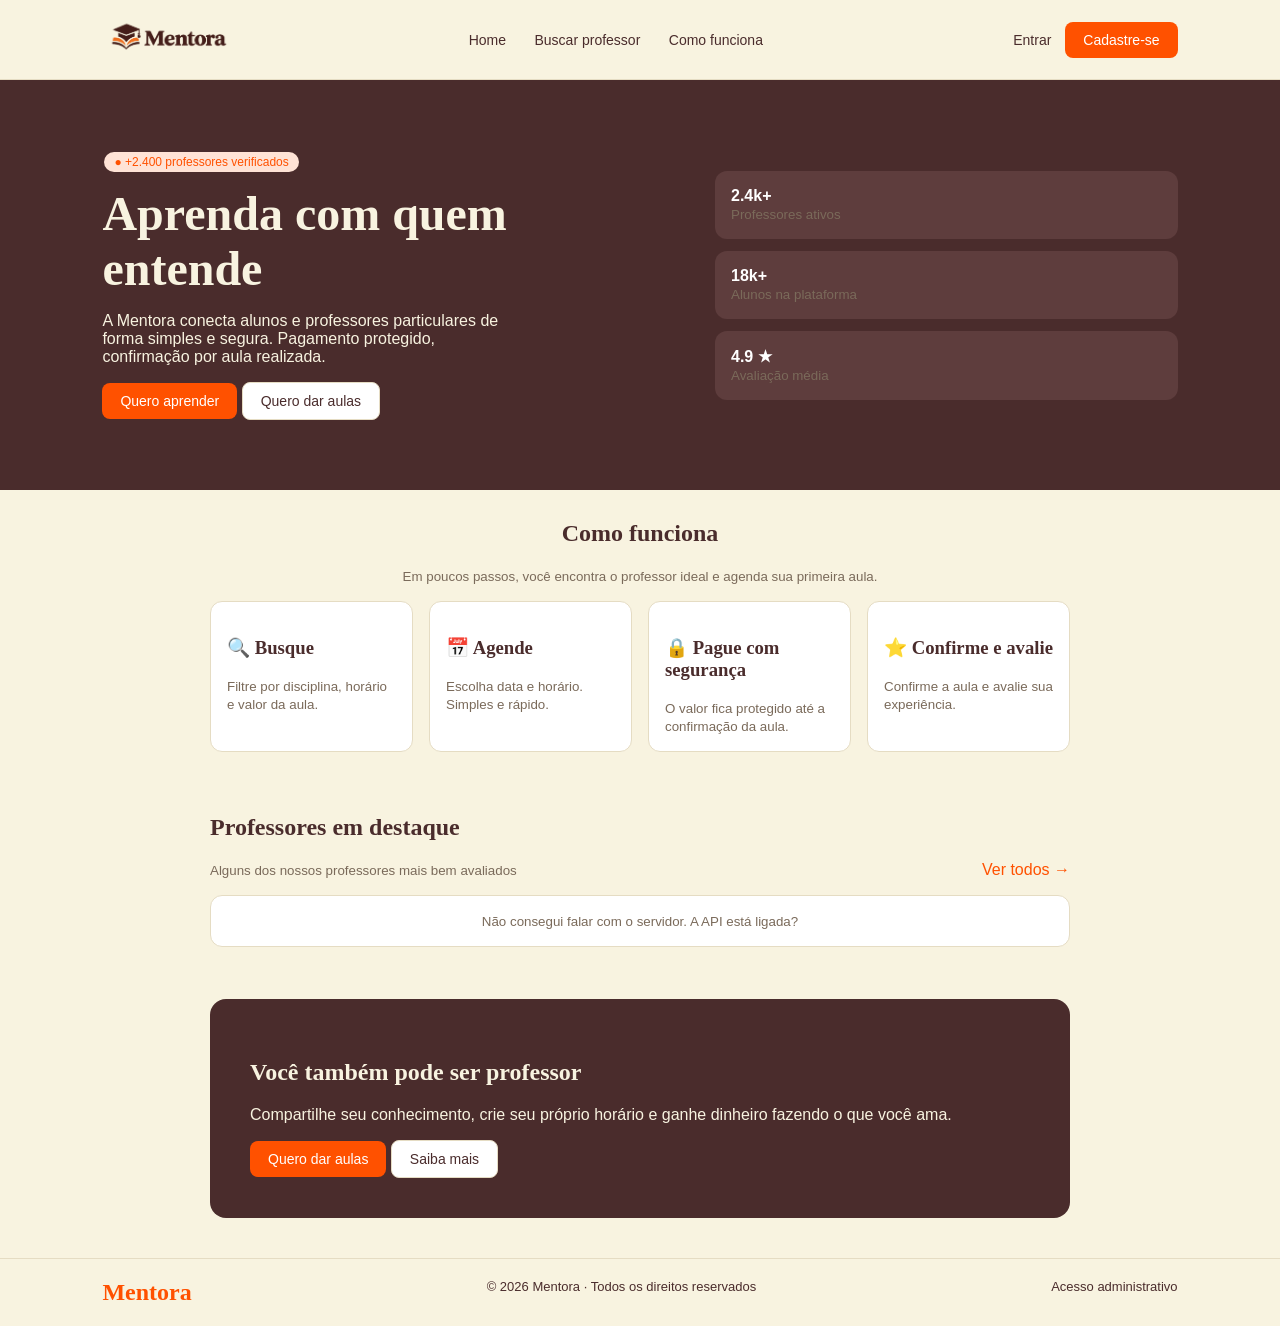
<file: Mentora_site/mentora/index.html>
<!DOCTYPE html>
<html lang="pt-BR">

<head>
  <meta charset="UTF-8">

  <!-- Permite que a página se adapte à largura da tela do dispositivo -->
  <meta name="viewport" content="width=device-width, initial-scale=1">

  <title>Mentora</title>

  <!-- Ícone exibido na aba do navegador -->
  <link rel="icon" type="image/png" href="Imagens/capelo.png">

  <!-- Conecta o arquivo CSS responsável pela aparência e responsividade -->
  <link rel="stylesheet" href="style.css">
</head>

<body>

  <!-- O menu é criado pelo JavaScript através da função montarMenu() -->
  <div id="menu"></div>

  <!-- Seção principal da página, localizada logo abaixo do menu -->
  <section class="hero">

    <div>
      <!-- Etiqueta que destaca a quantidade de professores verificados -->
      <span class="tag">● +2.400 professores verificados</span>

      <h1>Aprenda com quem entende</h1>

      <p>
        A Mentora conecta alunos e professores particulares de forma
        simples e segura. Pagamento protegido, confirmação por aula realizada.
      </p>

      <!-- Botões que direcionam para a página de cadastro -->
      <a href="cadastro.html" class="btn">Quero aprender</a>
      <a href="cadastro.html" class="btn btn-claro">Quero dar aulas</a>
    </div>

    <!-- Cards com informações e estatísticas da plataforma -->
    <div>
      <div class="card">
        <b>2.4k+</b>
        <br>
        <small>Professores ativos</small>
      </div>

      <div class="card">
        <b>18k+</b>
        <br>
        <small>Alunos na plataforma</small>
      </div>

      <div class="card">
        <b>4.9 ★</b>
        <br>
        <small>Avaliação média</small>
      </div>
    </div>

  </section>

  <!-- Container que organiza e limita a largura do conteúdo da página -->
  <div class="container" id="como">

    <h2 class="centro">Como funciona</h2>

    <p class="centro">
      <small>
        Em poucos passos, você encontra o professor ideal e agenda sua primeira aula.
      </small>
    </p>

    <!-- Grid organiza os cards em colunas e permite adaptação em telas menores -->
    <div class="grade">

      <div class="card">
        <h3>🔍 Busque</h3>
        <small>Filtre por disciplina, horário e valor da aula.</small>
      </div>

      <div class="card">
        <h3>📅 Agende</h3>
        <small>Escolha data e horário. Simples e rápido.</small>
      </div>

      <div class="card">
        <h3>🔒 Pague com segurança</h3>
        <small>O valor fica protegido até a confirmação da aula.</small>
      </div>

      <div class="card">
        <h3>⭐ Confirme e avalie</h3>
        <small>Confirme a aula e avalie sua experiência.</small>
      </div>

    </div>

    <!-- Seção que apresenta os professores em destaque -->
    <h2 style="margin-top:50px">Professores em destaque</h2>

    <p>
      <small>Alguns dos nossos professores mais bem avaliados</small>

      <!-- Link para visualizar todos os professores -->
      <a href="buscar.html" class="laranja link-todos">Ver todos →</a>
    </p>

    <!-- Os cards dos professores são inseridos pelo JavaScript após receber os dados da API -->
    <div id="lista" class="grade"></div>

    <!-- CTA (Call to Action): seção que incentiva o usuário a se cadastrar como professor -->
    <div class="cta">

      <h2>Você também pode ser professor</h2>

      <p>
        Compartilhe seu conhecimento, crie seu próprio horário e ganhe
        dinheiro fazendo o que você ama.
      </p>

      <a href="cadastro.html" class="btn">Quero dar aulas</a>

      <!-- Link ainda sem destino específico -->
      <a href="#" class="btn btn-claro">Saiba mais</a>

    </div>

  </div>

  <!-- Rodapé com identificação da plataforma e acesso administrativo -->
  <footer class="rodape">

    <span class="logo">Mentora</span>

    <span>© 2026 Mentora · Todos os direitos reservados</span>

    <a href="admin.html">Acesso administrativo</a>

  </footer>

  <!-- Carrega primeiro a API, responsável pela comunicação com o servidor -->
  <script src="api.js"></script>

  <!-- Carrega as funções responsáveis pelas interações da página -->
  <script src="script.js"></script>

  <script>
    // Cria o menu da página através do JavaScript
    montarMenu();

    // Busca na API os professores que serão exibidos na seção de destaques
    carregarDestaques();
  </script>

</body>
</html>
</file>
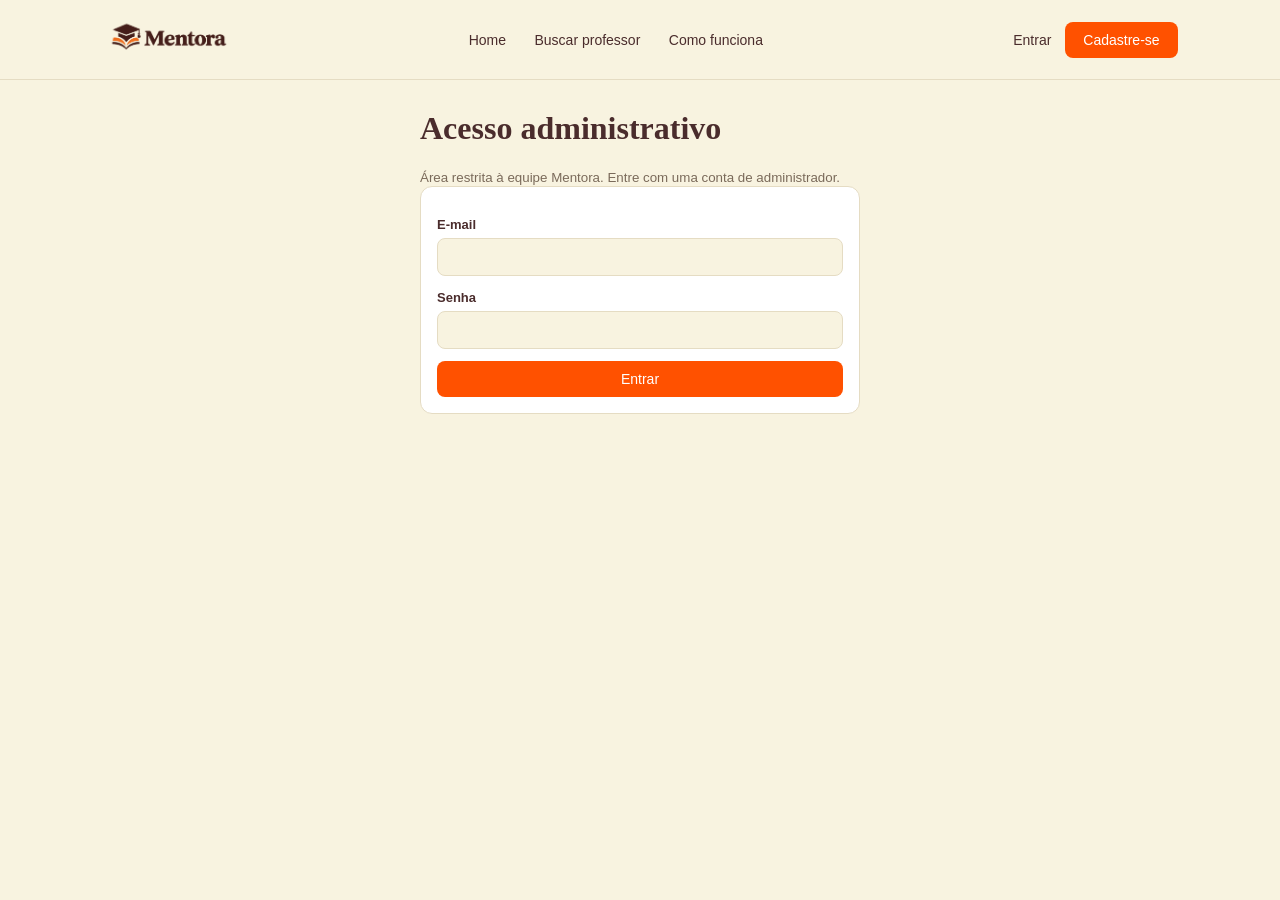
<file: Mentora_site/mentora/admin.html>
<!DOCTYPE html>
<html lang="pt-BR">
<head>
  <meta charset="UTF-8">
  <meta name="viewport" content="width=device-width, initial-scale=1">
  <title>Mentora · Administração</title>
  <link rel="icon" type="image/png" href="Imagens/capelo.png">
  <link rel="stylesheet" href="style.css">
</head>

<body>

  <div id="menu"></div>

  <!-- Tela de acesso: só quem sabe a senha vê o painel -->
  <div class="container estreito" id="login">
    <h1>Acesso administrativo</h1>
    <small>Área restrita à equipe Mentora. Entre com uma conta de administrador.</small>

    <form class="card" onsubmit="entrarAdmin(event)">
      <label>E-mail</label>
      <input type="email" name="email" required>

      <label>Senha</label>
      <input type="password" name="senha" required>

      <button class="btn btn-largo" style="width:100%">Entrar</button>
    </form>
  </div>

  <!-- Painel (começa escondido até o login) -->
  <div id="painel" style="display:none">

    <!-- Aplica o estilo visual do cabeçalho -->
    <div class="cabecalho">
      <div class="container" style="margin:0 auto; padding:20px">

        <!-- Aqui organizo os elementos na horizontal -->
        <div class="linha">
          <div class="cresce">
            <h2 style="margin:0">Análise de professores</h2>
            <small>Confira os dados e o comprovante de cada candidato antes de aprovar.</small>
          </div>

          <button class="btn btn-claro" onclick="sairAdmin()">🚪 Sair</button>
        </div>

        <!-- Cada botão mostra quantas candidaturas existem naquele status -->
        <div class="abas" id="filtros">
          <button data-filtro="pendente" onclick="escolherFiltro('pendente')">
            Pendentes <b id="qtd-pendente"></b>
          </button>

          <!-- Cria um botão de filtro que exibe a quantidade de aprovados -->
          <button data-filtro="ativo" onclick="escolherFiltro('ativo')">
            Aprovados <b id="qtd-ativo"></b>
          </button>

          <button data-filtro="recusado" onclick="escolherFiltro('recusado')">
            Recusados <b id="qtd-recusado"></b>
          </button>

          <button data-filtro="inativo" onclick="escolherFiltro('inativo')">
            Inativos <b id="qtd-inativo"></b>
          </button>
        </div>

      </div>
    </div>

    <div class="container">

      <!-- Área que exibe a lista de candidatos -->
      <div id="vistaLista">
        <div id="listaCandidatos"></div>
      </div>

      <!-- Área de detalhes (começa escondida) -->
      <div id="detalhe" style="display:none">
        <a href="#" onclick="voltarLista(); return false;">← Voltar para a lista</a>
        <div id="conteudoDetalhe" style="margin-top:16px"></div>
      </div>

    </div>
  </div>

  <script src="api.js"></script>
  <script src="script.js"></script>

  <script>
    montarMenu();
    iniciarAdmin(); // Se já entrou antes nesta sessão, abre direto o painel
  </script>

</body>
</html>
</file>
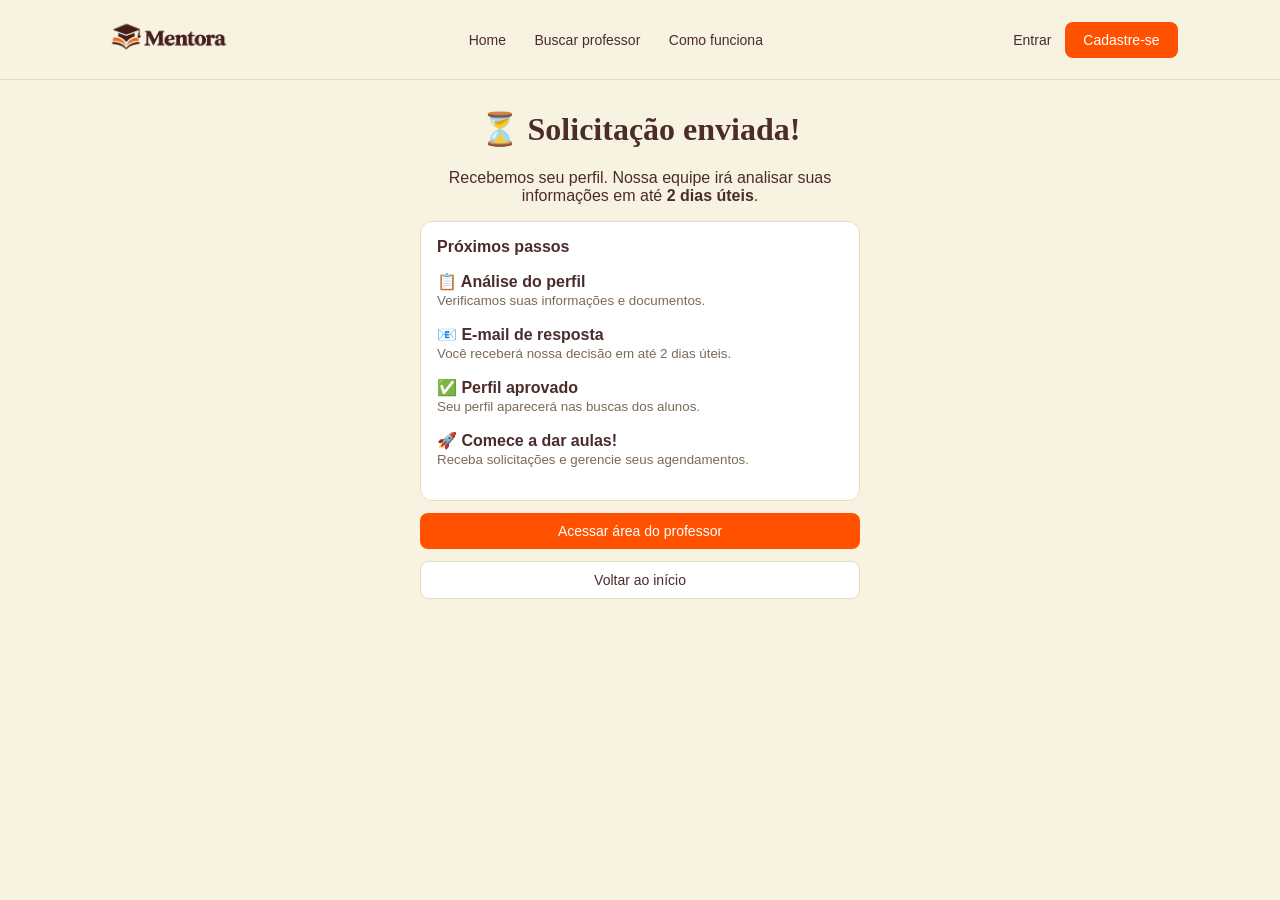
<file: Mentora_site/mentora/aguardando.html>
<!DOCTYPE html>
<html lang="pt-BR">
<head>
  <meta charset="UTF-8">
  <meta name="viewport" content="width=device-width, initial-scale=1">
  <title>Mentora</title>
  <link rel="icon" type="image/png" href="Imagens/capelo.png">
  <link rel="stylesheet" href="style.css">
</head>

<body>

  <!-- Nosso menu -->
  <div id="menu"></div>

  <!-- Container organizado e centralizado na tela -->
  <div class="container estreito centro">

    <h1>⏳ Solicitação enviada!</h1>

    <p>
      Recebemos seu perfil. Nossa equipe irá analisar suas informações em até
      <b>2 dias úteis</b>.
    </p>

    <!-- Aqui criamos um cartão alinhando o conteúdo à esquerda -->
    <div class="card" style="text-align:left">

      <!-- B deixa o texto em negrito -->
      <b>Próximos passos</b>

      <p>
        <b>📋 Análise do perfil</b><br>
        <small>Verificamos suas informações e documentos.</small>
      </p>

      <p>
        <b>📧 E-mail de resposta</b><br>
        <small>Você receberá nossa decisão em até 2 dias úteis.</small>
      </p>

      <p>
        <b>✅ Perfil aprovado</b><br>
        <small>Seu perfil aparecerá nas buscas dos alunos.</small>
      </p>

      <p>
        <b>🚀 Comece a dar aulas!</b><br>
        <small>Receba solicitações e gerencie seus agendamentos.</small>
      </p>

    </div>

    <a href="professor.html" class="btn btn-largo">Acessar área do professor</a>
    <a href="index.html" class="btn btn-claro btn-largo">Voltar ao início</a>

  </div>

  <script src="api.js"></script>
  <script src="script.js"></script>
  <script>montarMenu();</script>

</body>
</html>
</file>
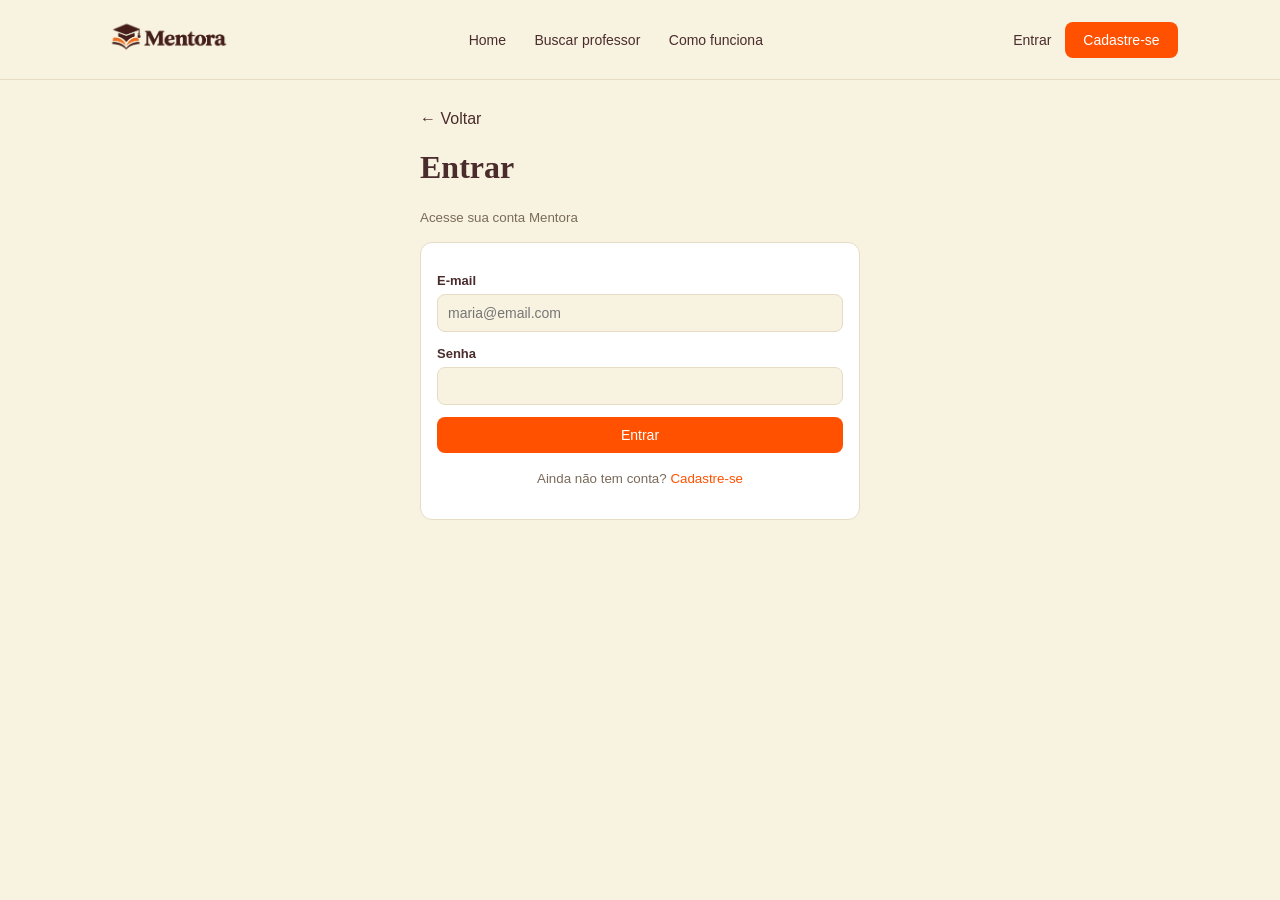
<file: Mentora_site/mentora/buscar.html>
<!DOCTYPE html>
<html lang="pt-BR">
<head>
  <meta charset="UTF-8">
  <meta name="viewport" content="width=device-width, initial-scale=1">
  <title>Mentora</title>
  <link rel="icon" type="image/png" href="Imagens/capelo.png">
  <link rel="stylesheet" href="style.css">
</head>

<body>

  <!-- O MENU NÃO FOI CRIADO DIRETAMENTE AQUI. ELE FOI CRIADO NO JAVASCRIPT ATRAVÉS DA FUNÇÃO montarMenu() -->
  <div id="menu"></div>

  <!-- Cria um cabeçalho centralizado e com margem interna -->
  <div class="cabecalho">
    <div class="container linha" style="margin:0 auto; padding:20px">

      <!-- Cria uma área de boas-vindas flexível com saudação dinâmica e subtítulo -->
      <div class="cresce">
        <h2 id="ola" style="margin:0"></h2>
        <small>O que você quer aprender hoje?</small>
      </div>

      <!-- Agrupa os botões das abas -->
      <div class="abas">
        <button data-aba="buscar" class="ativo" onclick="trocarAba('buscar')">Buscar</button>
        <button data-aba="aulas" onclick="trocarAba('aulas')">Minhas Aulas</button>
        <button data-aba="perfil" onclick="trocarAba('perfil')">Perfil</button>
      </div>

    </div>
  </div>

  <!-- Container que agrupa as três áreas de conteúdo -->
  <div class="container">

    <!-- Aba de busca: "ativa" deixa a área visível inicialmente -->
    <div class="aba ativa" id="aba-buscar">

      <!-- A função filtrarDigitando() filtra os resultados enquanto o aluno digita -->
      <input type="text" id="busca" placeholder="Buscar professor ou disciplina..." oninput="filtrarDigitando()">

      <!-- As categorias são inseridas posteriormente pelo JavaScript -->
      <div id="categorias" style="margin:14px 0"></div>

      <!-- Exibe a quantidade de resultados encontrados -->
      <p><small id="total"></small></p>

      <!-- Organiza os professores em formato de grade -->
      <div id="lista" class="grade"></div>

    </div>

    <!-- Aba de Minhas Aulas -->
    <div class="aba" id="aba-aulas">
      <h2>Minhas aulas</h2>
      <div id="aulas"></div>
    </div>

    <!-- Terceira aba, destinada às informações da conta do usuário -->
    <div class="aba" id="aba-perfil">
      <h2>Meu perfil</h2>

      <!-- Cartão de perfil que exibe o avatar circular com a inicial, o nome e o e-mail -->
      <div class="card linha">
        <span class="avatar grande" id="inicial" style="background:var(--laranja); color:#fff; border-radius:50%"></span>
        <div>
          <b id="nome"></b><br>
          <small class="laranja" id="email"></small>
        </div>
      </div>

      <a href="professor-cadastro.html" class="menu-item">🎓 Quero dar aulas</a>

      <!-- O onclick chama a função responsável por encerrar a sessão do usuário -->
      <a href="#" class="menu-item" onclick="sair(); return false;">🚪 Sair</a>
    </div>

  </div>

  <script src="api.js"></script>
  <script src="script.js"></script>

  <script>
    // Verifica se o usuário está autenticado
    if (exigirLogin()) {
      mostrarPerfilAluno(); // Carrega nome, e-mail e inicial do aluno
      montarCategorias();   // Monta as categorias de disciplinas disponíveis
      filtrar();            // Filtra os professores conforme a busca e os filtros
      mostrarAulas();       // Carrega e exibe as aulas do aluno
    }
  </script>

</body>
</html>
</file>
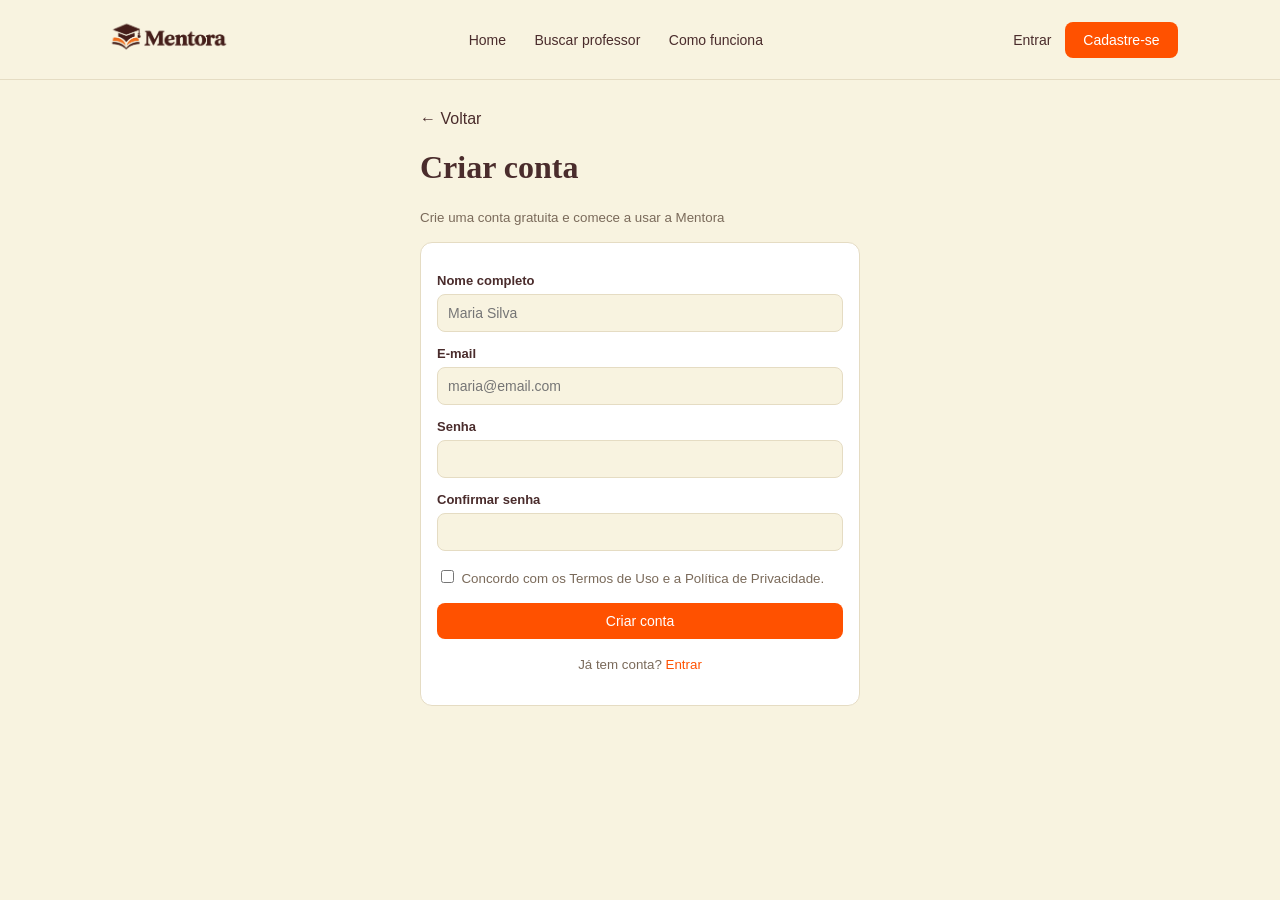
<file: Mentora_site/mentora/cadastro.html>
<!DOCTYPE html>
<html lang="pt-BR">
<head>
  <meta charset="UTF-8">
  <meta name="viewport" content="width=device-width, initial-scale=1">
  <title>Mentora</title>
  <link rel="icon" type="image/png" href="Imagens/capelo.png">
  <link rel="stylesheet" href="style.css">
</head>

<body>

  <!-- O MENU NÃO FOI CRIADO DIRETAMENTE AQUI. ELE FOI CRIADO NO JAVASCRIPT ATRAVÉS DA FUNÇÃO montarMenu() -->
  <div id="menu"></div>

  <!-- Aplica duas classes do CSS: container e estreito -->
  <div class="container estreito">

    <a href="index.html">← Voltar</a>
    <h1>Criar conta</h1>
    <p><small>Crie uma conta gratuita e comece a usar a Mentora</small></p>

    <form class="card" onsubmit="criarConta(event)">

      <label>Nome completo</label>
      <input type="text" name="nome" placeholder="Maria Silva" required>

      <label>E-mail</label>
      <input type="email" name="email" placeholder="maria@email.com" required>

      <label>Senha</label>
      <input type="password" name="senha" required>

      <label>Confirmar senha</label>
      <input type="password" name="confirmar" required>

      <p>
        <input type="checkbox" required>
        <small>Concordo com os Termos de Uso e a Política de Privacidade.</small>
      </p>

      <button class="btn btn-largo" style="width:100%">Criar conta</button>

      <p class="centro">
        <small>Já tem conta? <a href="entrar.html" class="laranja">Entrar</a></small>
      </p>

    </form>
  </div>

  <!-- Conecta o arquivo api.js ao HTML, responsável pela comunicação com o servidor -->
  <script src="api.js"></script>

  <!-- Conecta o arquivo que contém as interações da página -->
  <script src="script.js"></script>

  <!-- Chama a função responsável por criar o menu da página -->
  <script>montarMenu();</script>

</body>
</html>
</file>
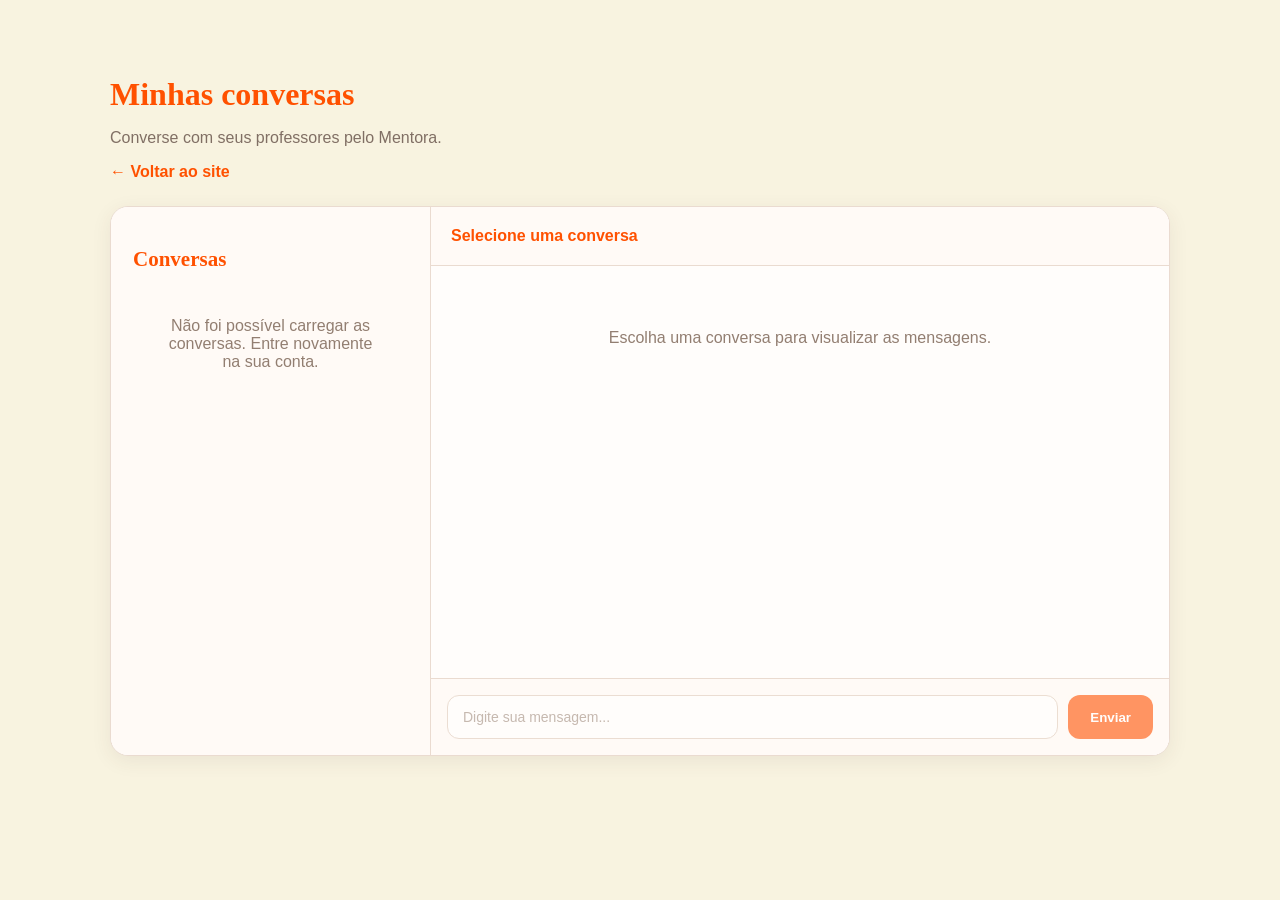
<file: Mentora_site/mentora/chat.html>
<!DOCTYPE html>
<html lang="pt-BR">
<head>
    <meta charset="UTF-8">
    <meta name="viewport" content="width=device-width, initial-scale=1.0">
    <title>Conversas | Mentora</title>
    <link rel="stylesheet" href="style.css">

    <style>
        /* Área principal da página do chat */
        .chat-pagina {
            max-width: 1100px;
            margin: 35px auto;
            padding: 20px;
            color: #49352d;
        }

        /* Cabeçalho da página */
        .chat-cabecalho {
            margin-bottom: 25px;
        }

        .chat-cabecalho h1 {
            margin-bottom: 8px;
            color: var(--laranja);
        }

        .chat-cabecalho p {
            color: #806f64;
        }

        .chat-cabecalho a {
            color: var(--laranja);
            text-decoration: none;
            font-weight: 600;
        }

        .chat-cabecalho a:hover {
            text-decoration: underline;
        }

        /* Estrutura principal do chat */
        .chat-container {
            display: grid;
            grid-template-columns: 320px 1fr;
            min-height: 550px;
            background: #fff;
            border: 1px solid #eadbd0;
            border-radius: 18px;
            overflow: hidden;
            box-shadow: 0 5px 20px rgba(73, 53, 45, 0.08);
        }

        /* Lista de conversas */
        .chat-lista {
            border-right: 1px solid #eadbd0;
            padding: 22px;
            background: #fffaf6;
        }

        .chat-lista h2 {
            font-size: 21px;
            color: var(--laranja);
            margin-bottom: 20px;
        }

        /* Cada conversa da lista */
        .conversa-item {
            width: 100%;
            padding: 15px;
            border: 1px solid transparent;
            border-radius: 12px;
            background: transparent;
            text-align: left;
            cursor: pointer;
            color: #49352d;
            margin-bottom: 8px;
            transition: background 0.2s, border 0.2s;
        }

        .conversa-item:hover,
        .conversa-item.ativa {
            background: #f5e8dc;
            border-color: #ead5c5;
        }

        .conversa-item strong {
            display: block;
            margin-bottom: 6px;
            color: var(--laranja);
        }

        .conversa-item small {
            color: #806f64;
        }

        /* Área onde ficam as mensagens */
        .chat-area {
            display: flex;
            flex-direction: column;
            min-width: 0;
            background: #fff;
        }

        /* Nome do contato */
        .chat-topo {
            padding: 20px;
            border-bottom: 1px solid #eadbd0;
            font-weight: bold;
            color: var(--laranja);
            background: #fffaf6;
        }

        /* Espaço de visualização das mensagens */
        .chat-mensagens {
            flex: 1;
            min-height: 350px;
            max-height: 430px;
            overflow-y: auto;
            padding: 22px;
            background: #fffdfb;
        }

        /* Balão das mensagens recebidas */
        .mensagem {
            width: fit-content;
            max-width: 75%;
            padding: 13px 16px;
            margin-bottom: 13px;
            border-radius: 15px 15px 15px 4px;
            background: #f3e8df;
            color: #49352d;
            overflow-wrap: anywhere;
            box-shadow: 0 2px 5px rgba(73, 53, 45, 0.05);
        }

        /* Balão das mensagens enviadas pelo usuário */
        .mensagem.minha {
            margin-left: auto;
            border-radius: 15px 15px 4px 15px;
            background: var(--laranja);
            color: #fff;
        }

        .mensagem strong {
            display: block;
            margin-bottom: 4px;
        }

        .mensagem small {
            display: block;
            margin-top: 7px;
            font-size: 11px;
            color: #806f64;
        }

        .mensagem.minha small {
            color: #f8e5d9;
        }

        /* Campo de digitação e botão enviar */
        .chat-formulario {
            display: flex;
            gap: 10px;
            padding: 16px;
            border-top: 1px solid #eadbd0;
            background: #fffaf6;
        }

        .chat-formulario input {
            flex: 1;
            min-width: 0;
            padding: 13px 15px;
            border: 1px solid #dfcbbb;
            border-radius: 12px;
            background: #fff;
            color: #49352d;
            font-size: 14px;
            outline: none;
            transition: border 0.2s, box-shadow 0.2s;
        }

        .chat-formulario input:focus {
            border-color: var(--laranja);
            box-shadow: 0 0 0 3px rgba(166, 95, 62, 0.12);
        }

        .chat-formulario input::placeholder {
            color: #a18e81;
        }

        /* Botão de enviar */
        .chat-formulario button {
            padding: 12px 22px;
            border: none;
            border-radius: 12px;
            background: var(--laranja);
            color: white;
            font-weight: 600;
            cursor: pointer;
            transition: background 0.2s, transform 0.2s;
        }

        .chat-formulario button:hover:not(:disabled) {
            background: #87482f;
            transform: translateY(-1px);
        }

        .chat-formulario button:disabled,
        .chat-formulario input:disabled {
            opacity: 0.6;
            cursor: not-allowed;
        }

        /* Mensagens de orientação */
        .chat-vazio {
            padding: 25px;
            text-align: center;
            color: #927e71;
        }

        /* Ajustes para celulares e telas menores */
        @media (max-width: 650px) {
            .chat-pagina {
                margin: 10px auto;
                padding: 10px;
            }

            .chat-container {
                grid-template-columns: 1fr;
                min-height: auto;
            }

            .chat-lista {
                border-right: 0;
                border-bottom: 1px solid #eadbd0;
                max-height: 220px;
                overflow-y: auto;
                padding: 15px;
            }

            .chat-mensagens {
                min-height: 300px;
                max-height: 400px;
                padding: 15px;
            }

            .mensagem {
                max-width: 90%;
            }

            .chat-formulario {
                gap: 7px;
                padding: 12px;
            }

            .chat-formulario input {
                padding: 11px;
            }

            .chat-formulario button {
                padding: 10px 14px;
            }
        }
    </style>
</head>

<body>

    <main class="chat-pagina">

        <header class="chat-cabecalho">
            <h1>Minhas conversas</h1>
            <p>Converse com seus professores pelo Mentora.</p>
            <a href="buscar.html">← Voltar ao site</a>
        </header>

        <section class="chat-container">

            <!-- Lista de conversas -->
            <aside class="chat-lista">
                <h2>Conversas</h2>

                <div id="listaConversas">
                    <p class="chat-vazio">Carregando conversas...</p>
                </div>
            </aside>

            <!-- Área principal da conversa -->
            <section class="chat-area">

                <div class="chat-topo" id="nomeContato">
                    Selecione uma conversa
                </div>

                <div class="chat-mensagens" id="areaMensagens">
                    <p class="chat-vazio">
                        Escolha uma conversa para visualizar as mensagens.
                    </p>
                </div>

                <!-- Formulário para enviar mensagens -->
                <form class="chat-formulario" id="formMensagem">
                    <input
                        type="text"
                        id="campoMensagem"
                        placeholder="Digite sua mensagem..."
                        maxlength="5000"
                        autocomplete="off"
                        disabled
                    >

                    <button type="submit" id="botaoEnviar" disabled>
                        Enviar
                    </button>
                </form>

            </section>
        </section>
    </main>

    <script src="api.js"></script>

    <script>
        // Elementos da tela
        const listaConversas = document.getElementById("listaConversas");
        const areaMensagens = document.getElementById("areaMensagens");
        const nomeContato = document.getElementById("nomeContato");
        const campoMensagem = document.getElementById("campoMensagem");
        const botaoEnviar = document.getElementById("botaoEnviar");
        const formMensagem = document.getElementById("formMensagem");

        let conversaAtual = null;

        // Guarda o ID do usuário que está conectado.
        let idUsuarioLogado = null;

        // Busca o ID do usuário que está conectado.
        async function carregarUsuarioLogado() {
            try {
                const usuarioLogado = await api("/api/me");
                idUsuarioLogado = usuarioLogado.id;
            } catch (erro) {
                console.error("Não foi possível identificar o usuário:", erro);
            }
        }

        // Protege o conteúdo das mensagens antes de exibi-lo no HTML.
        function escapar(texto) {
            const elemento = document.createElement("div");
            elemento.textContent = texto ?? "";
            return elemento.innerHTML;
        }

        // Carrega as conversas do usuário.
        async function carregarConversas() {
            try {
                const conversas = await api("/api/conversas");

                listaConversas.innerHTML = "";

                if (!conversas.length) {
                    listaConversas.innerHTML =
                        '<p class="chat-vazio">Você ainda não possui conversas.</p>';
                    return;
                }

                conversas.forEach(conversa => {
                    const botao = document.createElement("button");
                    botao.className = "conversa-item";

                    botao.innerHTML = `
                        <strong>${escapar(conversa.nome_participante)}</strong>
                        <small>${escapar(conversa.ultima_mensagem || "Nenhuma mensagem ainda")}</small>
                    `;

                    botao.addEventListener("click", () => {
                        abrirConversa(
                            conversa.id_conversa,
                            conversa.nome_participante
                        );
                    });

                    listaConversas.appendChild(botao);
                });

                const idUrl = new URLSearchParams(window.location.search).get("id");

                if (idUrl) {
                    const selecionada = conversas.find(
                        c => String(c.id_conversa) === String(idUrl)
                    );

                    if (selecionada) {
                        abrirConversa(
                            selecionada.id_conversa,
                            selecionada.nome_participante
                        );
                    }
                }

            } catch (erro) {
                listaConversas.innerHTML =
                    '<p class="chat-vazio">Não foi possível carregar as conversas. Entre novamente na sua conta.</p>';
            }
        }

        // Abre uma conversa e carrega seu histórico.
        async function abrirConversa(id, nome) {
            conversaAtual = id;
            nomeContato.textContent = nome;

            campoMensagem.disabled = false;
            botaoEnviar.disabled = false;

            areaMensagens.innerHTML =
                '<p class="chat-vazio">Carregando mensagens...</p>';

            try {
                const mensagens = await api(
                    `/api/conversas/${id}/mensagens`
                );

                areaMensagens.innerHTML = "";

                mensagens.forEach(mensagem => {
                    const elemento = document.createElement("div");

                    // Verifica se a mensagem foi enviada pelo usuário conectado.
                    elemento.className =
                        Number(mensagem.id_remetente) === Number(idUsuarioLogado)
                            ? "mensagem minha"
                            : "mensagem";

                    elemento.innerHTML = `
                        <strong>${escapar(mensagem.nome_remetente)}</strong>
                        <div>${escapar(mensagem.mensagem)}</div>
                        <small>${escapar(mensagem.data_envio || "")}</small>
                    `;

                    areaMensagens.appendChild(elemento);
                });

                if (!mensagens.length) {
                    areaMensagens.innerHTML =
                        '<p class="chat-vazio">Envie a primeira mensagem!</p>';
                }

                areaMensagens.scrollTop = areaMensagens.scrollHeight;

            } catch (erro) {
                areaMensagens.innerHTML =
                    '<p class="chat-vazio">Não foi possível carregar as mensagens.</p>';
            }
        }

        // Envia uma mensagem para a conversa selecionada.
        formMensagem.addEventListener("submit", async function(evento) {
            evento.preventDefault();

            const mensagem = campoMensagem.value.trim();

            if (!mensagem || !conversaAtual) return;

            botaoEnviar.disabled = true;

            try {
                await api(`/api/conversas/${conversaAtual}/mensagens`, {
                    metodo: "POST",
                    corpo: { mensagem }
                });

                campoMensagem.value = "";

                await abrirConversa(
                    conversaAtual,
                    nomeContato.textContent
                );

                await carregarConversas();

            } catch (erro) {
                alert("Não foi possível enviar a mensagem.");
            } finally {
                botaoEnviar.disabled = false;
            }
        });

        // Busca o usuário conectado e depois carrega as conversas.
        async function iniciarChat() {
            await carregarUsuarioLogado();
            await carregarConversas();
        }

        // Inicia a tela.
        iniciarChat();
    </script>

</body>
</html>
</file>
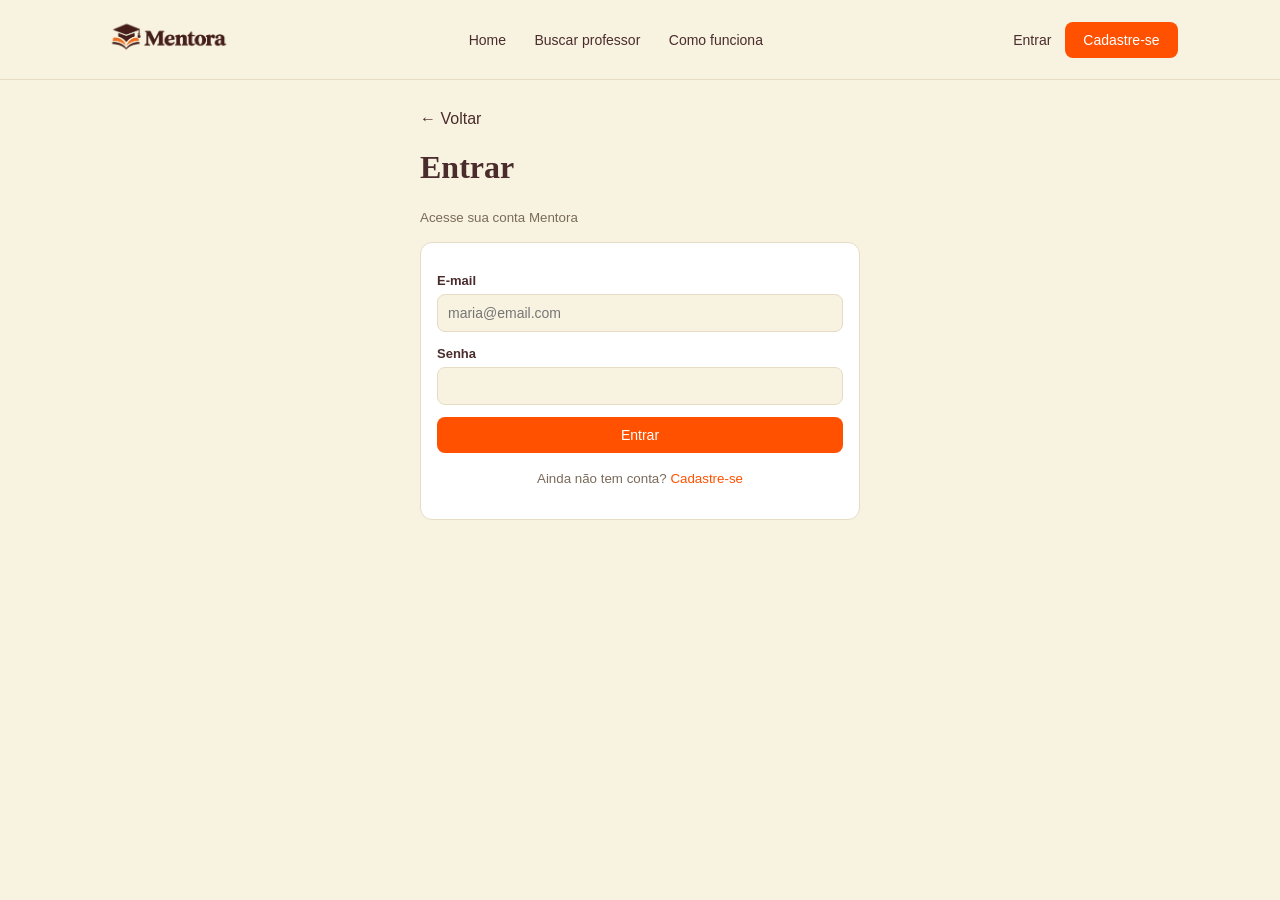
<file: Mentora_site/mentora/entrar.html>
<!DOCTYPE html>
<html lang="pt-BR">
<head>
  <meta charset="UTF-8">
  <meta name="viewport" content="width=device-width, initial-scale=1">
  <title>Mentora</title>
  <link rel="icon" type="image/png" href="Imagens/capelo.png">
  <link rel="stylesheet" href="style.css">
</head>

<body>

  <!-- O MENU NÃO FOI CRIADO DIRETAMENTE AQUI. ELE FOI CRIADO NO JAVASCRIPT ATRAVÉS DA FUNÇÃO montarMenu() -->
  <div id="menu"></div>

  <!-- Aplica duas classes do CSS: container e estreito -->
  <div class="container estreito">

    <a href="index.html">← Voltar</a>
    <h1>Entrar</h1>
    <p><small>Acesse sua conta Mentora</small></p>

    <form class="card" onsubmit="entrar(event)">

      <label>E-mail</label>
      <input type="email" name="email" placeholder="maria@email.com" required>
      <!-- O placeholder mostra um exemplo do que deve ser digitado no campo -->

      <label>Senha</label>
      <input type="password" name="senha" required>

      <button class="btn btn-largo" style="width:100%">Entrar</button>

      <p class="centro">
        <small>
          Ainda não tem conta?
          <a href="cadastro.html" class="laranja">Cadastre-se</a>
        </small>
      </p>

    </form>
  </div>

  <!-- Conecta o arquivo api.js ao HTML, responsável pela comunicação com o servidor -->
  <script src="api.js"></script>

  <!-- Conecta o arquivo que contém as interações com a página -->
  <script src="script.js"></script>

  <!-- Chama a função responsável por criar o menu da página -->
  <script>montarMenu();</script>

</body>
</html>
</file>
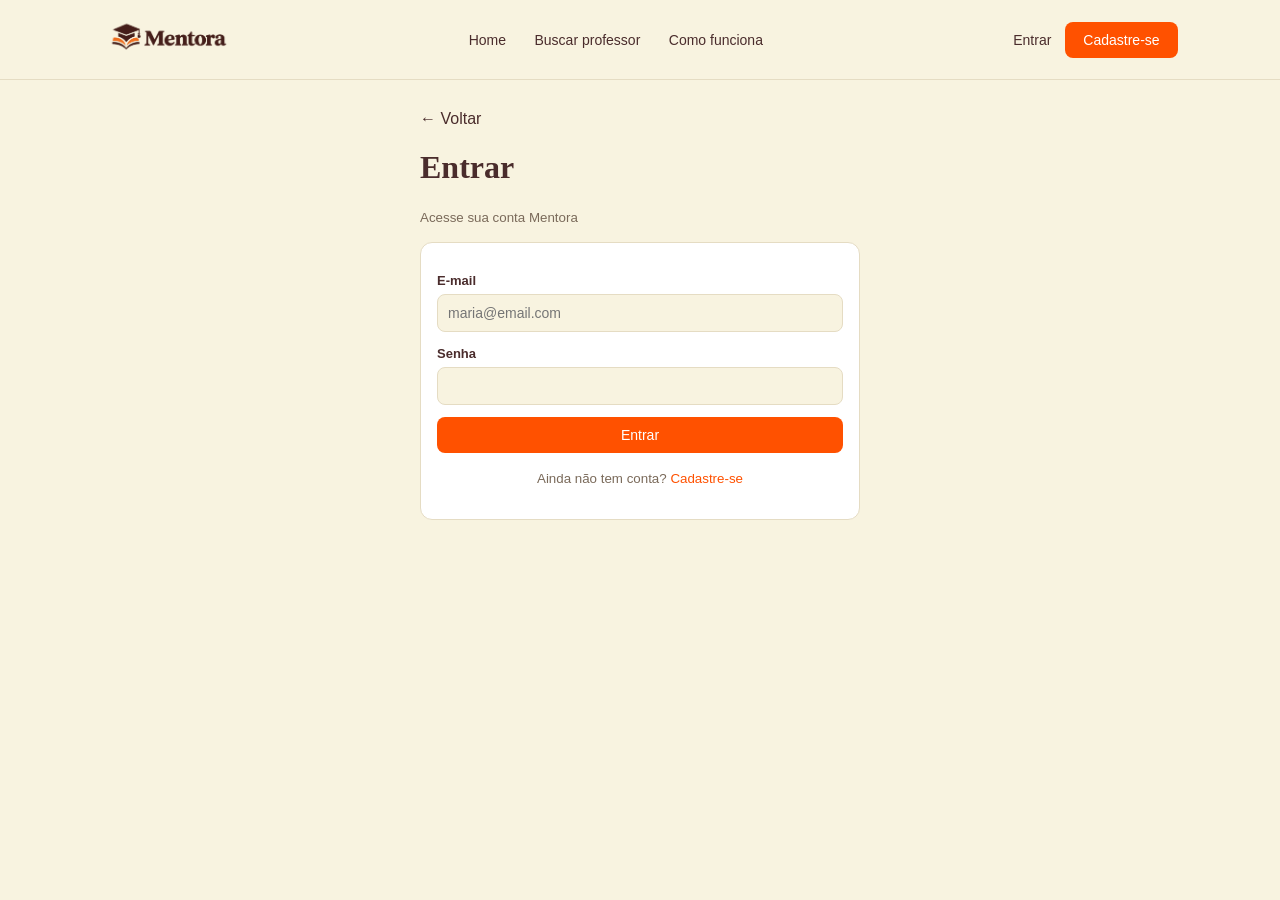
<file: Mentora_site/mentora/escolha.html>
<!DOCTYPE html>
<html lang="pt-BR">

<head>
  <meta charset="UTF-8">

  <!-- Permite que a página se adapte à largura da tela do dispositivo -->
  <meta name="viewport" content="width=device-width, initial-scale=1">

  <title>Mentora</title>
  <link rel="icon" type="image/png" href="Imagens/capelo.png">
  <link rel="stylesheet" href="style.css">
</head>

<body>

  <!-- O menu é criado pelo JavaScript através da função montarMenu() -->
  <div id="menu"></div>

  <!-- Container centralizado e com largura reduzida para organizar as opções -->
  <div class="container estreito centro" style="margin-top:clamp(24px, 8vw, 80px)">

    <!-- Avatar que recebe a primeira letra do nome do usuário pelo JavaScript -->
    <span
      class="avatar grande"
      id="inicial"
      style="background:var(--laranja); color:#fff; border-radius:50%">
    </span>
    <h1 id="ola"></h1>   <!-- Saudação personalizada com o nome do usuário logado -->
    <p>
      <small>Como você deseja usar a Mentora hoje?</small>
    </p>

    <!-- Grid organiza as opções em colunas no computador e em uma coluna no celular -->
    <div class="grade">

      <!-- Opção para acessar a plataforma como aluno -->
      <a href="buscar.html" class="card" style="background:var(--laranja); color:#fff">

        <h3>Quero aprender</h3>

        <small style="color:#fff">
          Busque professores e agende aulas
        </small>

      </a>

      <!-- Opção para realizar o cadastro como professor -->
      <a href="professor-cadastro.html" class="card">

        <h3>Quero dar aulas</h3>

        <small>
          Cadastre seu perfil e comece a ensinar
        </small>

      </a>

    </div>

    <!-- Informação sobre a possibilidade de alternar entre os perfis -->
    <p>
      <small>
        Você pode alternar entre aluno e professor no seu perfil a qualquer momento.
      </small>
    </p>

  </div>

  <!-- Carrega primeiro a API, responsável pela comunicação com o servidor -->
  <script src="api.js"></script>

  <!-- Carrega as funções responsáveis pelas interações da página -->
  <script src="script.js"></script>

  <script>

    // Verifica se o usuário está autenticado antes de exibir a página
    if (exigirLogin()) {

      // Cria o menu da página
      montarMenu();

      // Recupera o primeiro nome do usuário que está logado
      const primeiro = usuario().nome.trim().split(/\s+/)[0] || "";

      // Exibe a primeira letra do nome dentro do avatar
      document.getElementById("inicial").textContent = primeiro[0] || "?";

      // Exibe uma saudação personalizada com o primeiro nome
      document.getElementById("ola").textContent =
        "Olá" + (primeiro ? ", " + primeiro : "") + "! 👋";
    }

  </script>

</body>
</html>
</file>
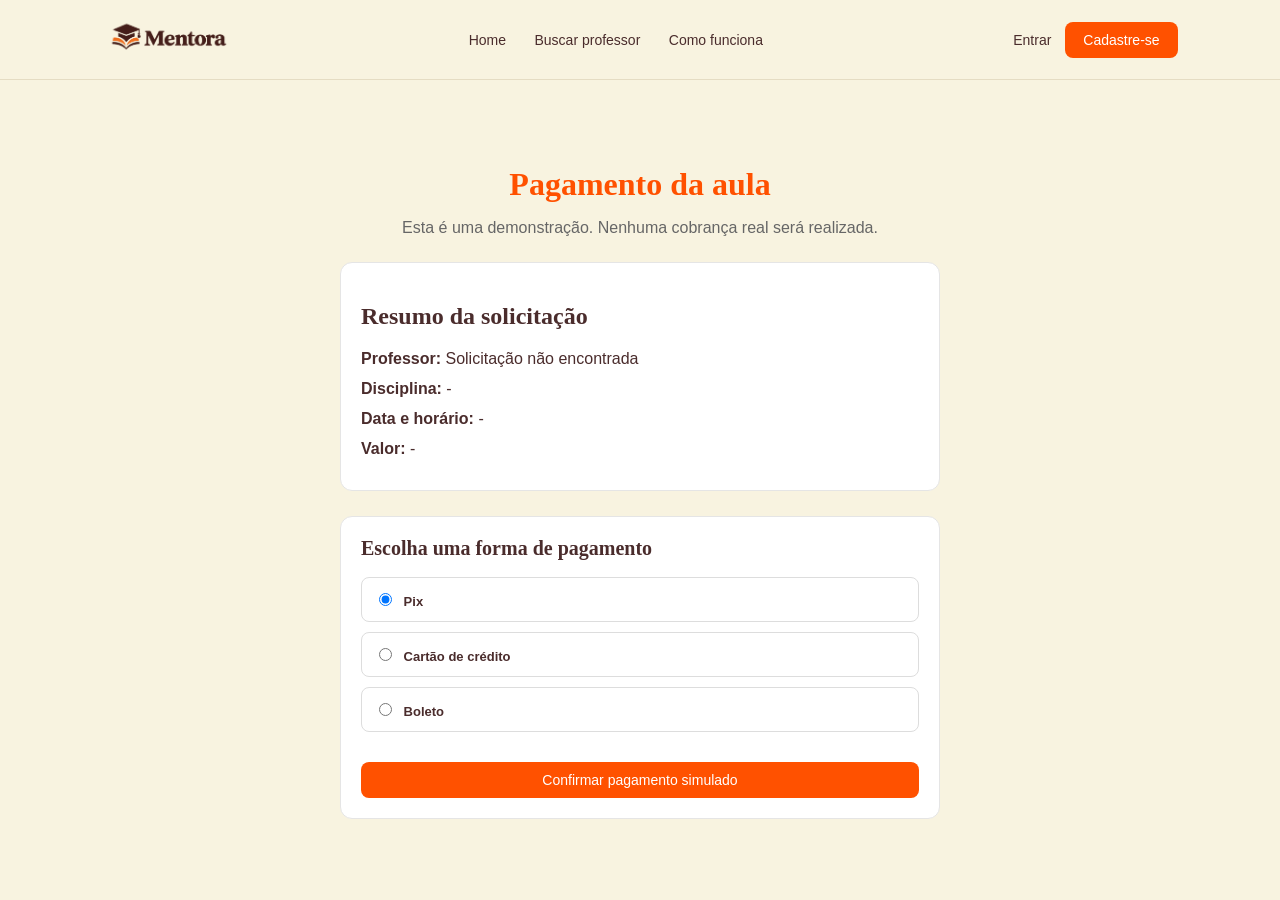
<file: Mentora_site/mentora/pagamento.html>
<!DOCTYPE html>
<html lang="pt-BR">
<head>
    <meta charset="UTF-8">
    <meta name="viewport" content="width=device-width, initial-scale=1">
    <title>Pagamento - Mentora</title>

    <link rel="icon" type="image/png" href="Imagens/capelo.png">
    <link rel="stylesheet" href="style.css">

    <style>
        /* Organiza o conteúdo principal da página */
        .pagamento-container {
            max-width: 650px;
            margin: 40px auto;
            padding: 25px;
        }

        /* Título da página */
        .pagamento-container h1 {
            text-align: center;
            color: var(--laranja);
            margin-bottom: 10px;
        }

        /* Aviso de que o pagamento é apenas uma simulação */
        .aviso-simulacao {
            text-align: center;
            margin-bottom: 25px;
            color: #666;
        }

        /* Cartão que apresenta os dados da solicitação */
        .resumo-pagamento {
            background: #fff;
            border: 1px solid #e5e5e5;
            border-radius: 12px;
            padding: 20px;
            margin-bottom: 25px;
        }

        .resumo-pagamento p {
            margin: 12px 0;
        }

        /* Área das opções de pagamento */
        .opcoes-pagamento {
            background: #fff;
            border: 1px solid #e5e5e5;
            border-radius: 12px;
            padding: 20px;
        }

        .opcoes-pagamento h2 {
            margin-top: 0;
            font-size: 20px;
        }

        /* Cada opção de pagamento */
        .opcao {
            display: block;
            padding: 12px;
            margin: 10px 0;
            border: 1px solid #ddd;
            border-radius: 8px;
            cursor: pointer;
        }

        .opcao input {
            margin-right: 8px;
        }

        /* Botão para confirmar a simulação */
        .botao-pagamento {
            width: 100%;
            margin-top: 20px;
        }

        /* Mensagem exibida após a simulação */
        .resultado-pagamento {
            display: none;
            padding: 15px;
            margin-top: 20px;
            border-radius: 8px;
            background: #e8f5e9;
            color: #256029;
            text-align: center;
        }

        /* Ajustes para telas pequenas */
        @media (max-width: 600px) {
            .pagamento-container {
                margin: 20px 12px;
                padding: 15px;
            }

            .resumo-pagamento,
            .opcoes-pagamento {
                padding: 15px;
            }
        }
    </style>
</head>

<body>

    <!-- Menu de navegação do site -->
    <div id="menu"></div>

    <main class="pagamento-container">

        <h1>Pagamento da aula</h1>

        <p class="aviso-simulacao">
            Esta é uma demonstração. Nenhuma cobrança real será realizada.
        </p>

        <!-- Informações da solicitação selecionada -->
        <section class="resumo-pagamento">
            <h2>Resumo da solicitação</h2>

            <p><strong>Professor:</strong> <span id="nomeProfessor">Carregando...</span></p>

            <p><strong>Disciplina:</strong> <span id="nomeDisciplina">Carregando...</span></p>

            <p><strong>Data e horário:</strong> <span id="dataHorario">Carregando...</span></p>

            <p><strong>Valor:</strong> <span id="valorAula">Carregando...</span></p>
        </section>

        <!-- Opções para simular o pagamento -->
        <section class="opcoes-pagamento">
            <h2>Escolha uma forma de pagamento</h2>

            <label class="opcao">
                <input type="radio" name="formaPagamento" value="Pix" checked>
                Pix
            </label>

            <label class="opcao">
                <input type="radio" name="formaPagamento" value="Cartão de crédito">
                Cartão de crédito
            </label>

            <label class="opcao">
                <input type="radio" name="formaPagamento" value="Boleto">
                Boleto
            </label>

            <button
                type="button"
                class="btn botao-pagamento"
                onclick="simularPagamento()">
                Confirmar pagamento simulado
            </button>

            <!-- Resultado da simulação -->
            <div id="resultadoPagamento" class="resultado-pagamento"></div>
        </section>

    </main>

    <script src="api.js"></script>
    <script src="script.js"></script>

   
<script>
    // Monta o menu de navegação
    montarMenu();

    // Recupera os dados da solicitação salvos no navegador
    const dadosPagamento = JSON.parse(
        localStorage.getItem("mentoraPagamento")
    );

    // Preenche os dados da aula na tela
    if (dadosPagamento) {
        document.getElementById("nomeProfessor").textContent =
            dadosPagamento.nomeProfessor;

        document.getElementById("nomeDisciplina").textContent =
            dadosPagamento.disciplina;

        document.getElementById("dataHorario").textContent =
            dadosPagamento.dataHorario;

        document.getElementById("valorAula").textContent =
            Number(dadosPagamento.valor).toLocaleString("pt-BR", {
                style: "currency",
                currency: "BRL"
            });
    } else {
        // Informa quando não existe solicitação salva
        document.getElementById("nomeProfessor").textContent =
            "Solicitação não encontrada";

        document.getElementById("nomeDisciplina").textContent = "-";
        document.getElementById("dataHorario").textContent = "-";
        document.getElementById("valorAula").textContent = "-";
    }

    // Realiza a simulação do pagamento
    function simularPagamento() {
        if (!dadosPagamento) {
            alert("Não encontramos os dados da solicitação.");
            return;
        }

        // Identifica a forma de pagamento escolhida
        const formaEscolhida = document.querySelector(
            'input[name="formaPagamento"]:checked'
        );

        if (!formaEscolhida) {
            alert("Escolha uma forma de pagamento.");
            return;
        }

        // Guarda o resultado da simulação no navegador
        const pagamento = {
            idSolicitacao: dadosPagamento.idSolicitacao,
            forma: formaEscolhida.value,
            status: "simulado"
        };

        localStorage.setItem(
            "mentoraPagamentoSimulado",
            JSON.stringify(pagamento)
        );

        // Exibe o resultado para o aluno
        const resultado = document.getElementById("resultadoPagamento");

        resultado.style.display = "block";
        resultado.textContent =
            "Pagamento simulado registrado com " +
            formaEscolhida.value +
            "! Sua solicitação ainda aguarda a resposta do professor.";
    }
</script>
</body>
</html>
</file>
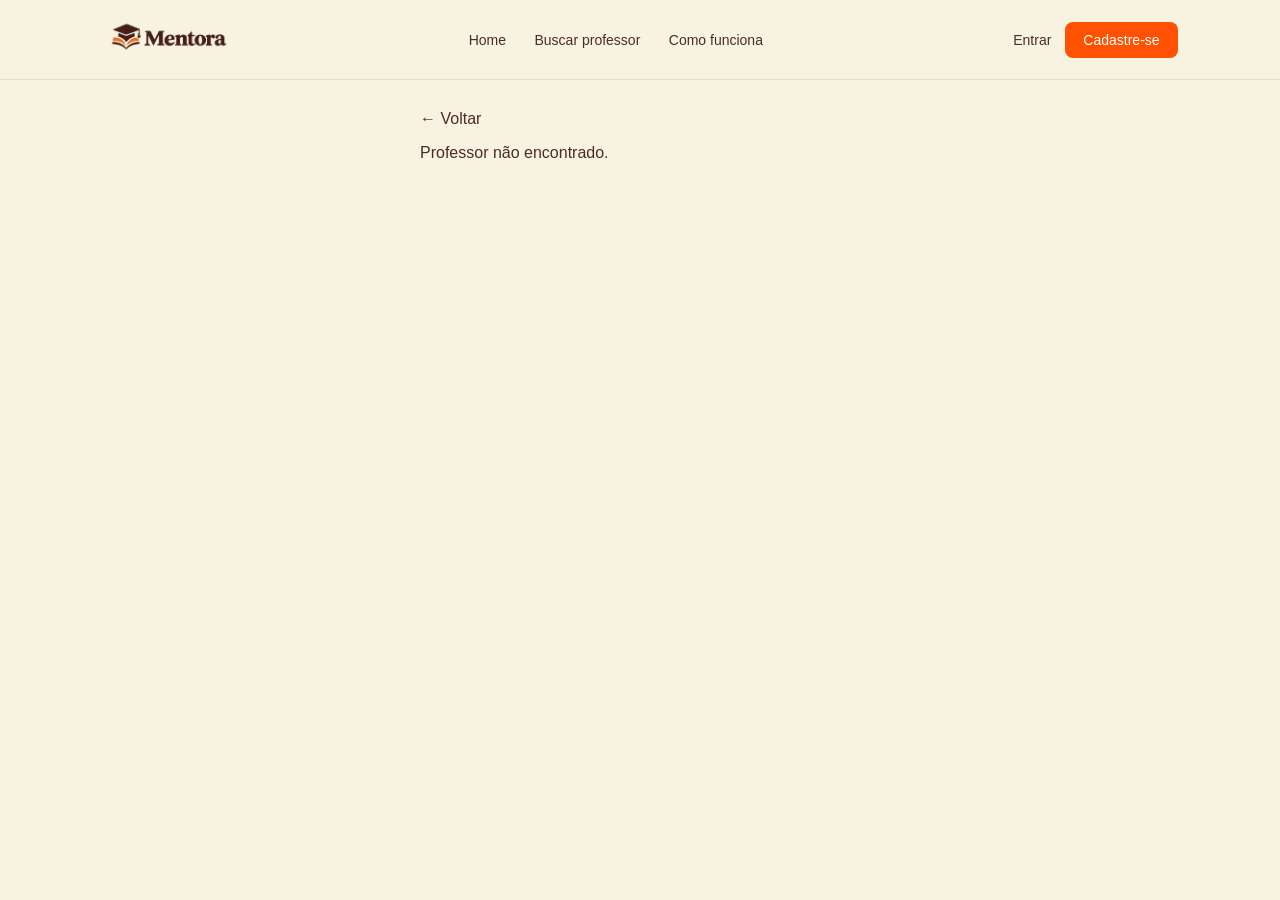
<file: Mentora_site/mentora/perfil-professor.html>
<!DOCTYPE html>
<html lang="pt-BR">
<head>
  <meta charset="UTF-8">
  <meta name="viewport" content="width=device-width, initial-scale=1">
  <title>Mentora</title>
  <link rel="icon" type="image/png" href="Imagens/capelo.png">
  <link rel="stylesheet" href="style.css">
</head>

<body>

  <!-- Cabeçalho -->
  <div id="menu"></div>

  <!-- Agrupa os elementos, controla a largura e utiliza a classe estreito do CSS -->
  <div class="container estreito">

    <!-- Ao clicar em voltar, o usuário retorna à página anterior -->
    <a href="#" onclick="history.back(); return false;">← Voltar</a>

    <!-- O JavaScript preenche esta área com as informações do professor -->
    <div id="conteudo" style="margin-top:16px"></div>

  </div>

  <script src="api.js"></script>
  <script src="script.js"></script>

  <script>
    montarMenu(); // Cria e exibe o menu de navegação da Mentora
    mostrarPerfilDoProfessor(); // Busca e exibe as informações do perfil do professor
  </script>

</body>
</html>
</file>
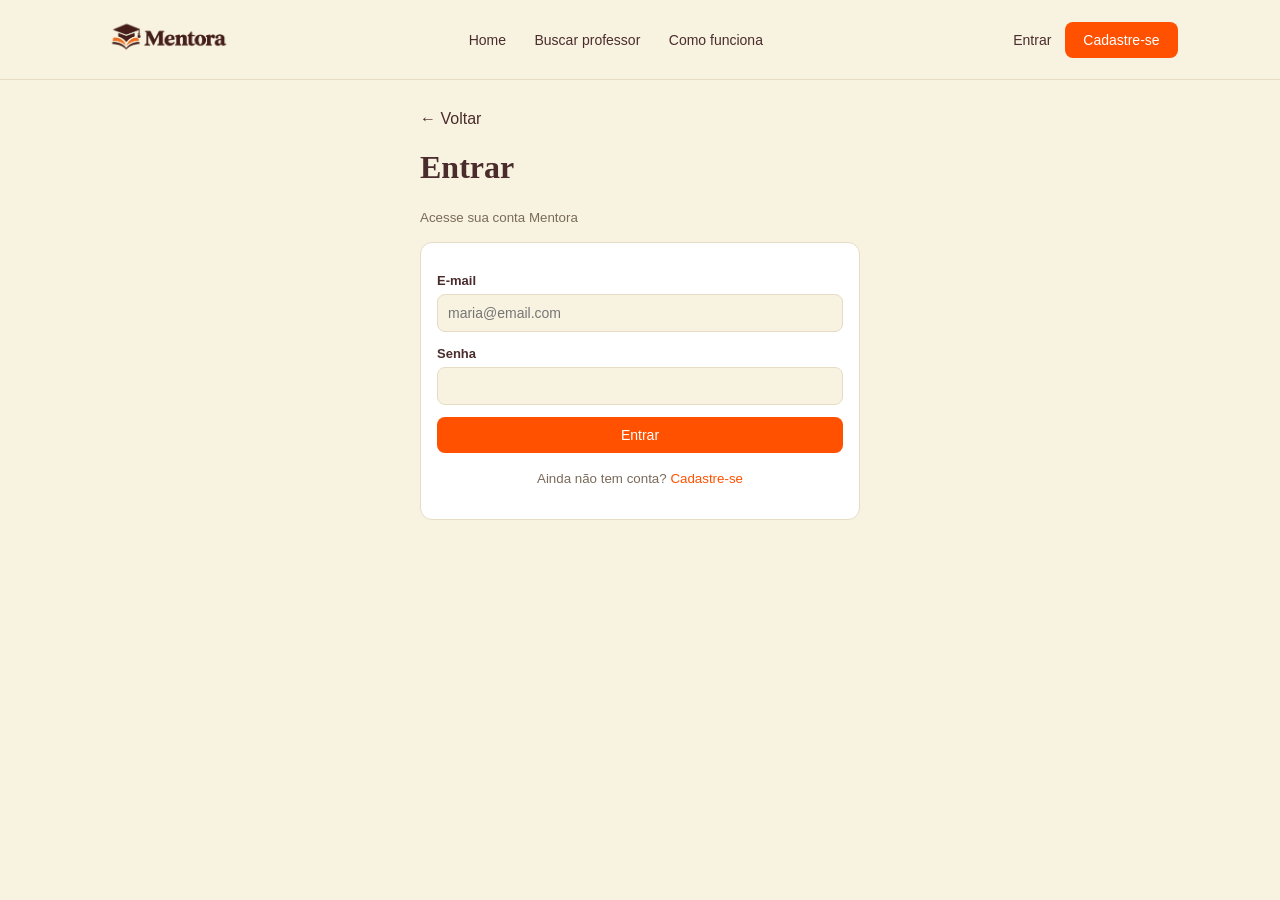
<file: Mentora_site/mentora/professor-cadastro.html>
<!DOCTYPE html>
<html lang="pt-BR">
<head>
  <meta charset="UTF-8">
  <meta name="viewport" content="width=device-width, initial-scale=1">
  <title>Mentora</title>
  <link rel="icon" type="image/png" href="Imagens/capelo.png">
  <link rel="stylesheet" href="style.css">
</head>

<body>

  <div id="menu"></div>

  <div class="container estreito">

    <div class="linha">
      <a href="#" class="cresce" onclick="voltar(); return false;">← Voltar</a>
      <small id="passo"></small>
    </div>

    <!-- Barra que indica o progresso das três etapas do cadastro -->
    <div class="barra">
      <span></span><span></span><span></span>
    </div>

    <div class="card">

      <!-- Primeira etapa: informações pessoais e apresentação -->
      <div class="etapa">
        <h1>Quem é você?</h1>
        <small>Complete seu perfil de professor</small>

        <label>Nome completo</label>
        <input type="text" id="pnome" readonly>

        <label>E-mail</label>
        <input type="email" id="pemail" readonly>

        <label>Formação acadêmica</label>
        <input type="text" id="pformacao" placeholder="Ex: Licenciatura em Matemática – USP">

        <label>Apresentação</label>
        <textarea rows="3" id="pbio" placeholder="Fale sobre sua experiência e metodologia..."></textarea>

        <button class="btn btn-largo" style="width:100%" onclick="irEtapa(2)">Continuar</button>
      </div>

      <!-- Segunda etapa: disciplinas e valor das aulas -->
      <div class="etapa">
        <h1>Suas aulas</h1>
        <small>Conte sobre suas aulas</small>

        <label>Disciplinas que você ensina</label>
        <div id="pdisciplinas">
          <small>Carregando disciplinas...</small>
        </div>

        <label>Valor da aula (R$/hora)</label>
        <input type="number" id="pvalor" placeholder="80">

        <button class="btn btn-largo" style="width:100%; margin-top:20px" onclick="irEtapa(3)">Continuar</button>
      </div>

      <!-- Terceira etapa: foto, disponibilidade e comprovante -->
      <div class="etapa">
        <h1>Últimos detalhes</h1>
        <small>Foto e disponibilidade</small>

        <label>Foto de perfil (JPG ou PNG, máx 5 MB)</label>
        <input type="file" id="pfoto" accept="image/jpeg,image/png">

        <label>Disponibilidade</label>
        <div id="pdisp">
          <button class="chip" onclick="this.classList.toggle('ativo')">Seg</button>
          <button class="chip" onclick="this.classList.toggle('ativo')">Ter</button>
          <button class="chip" onclick="this.classList.toggle('ativo')">Qua</button>
          <button class="chip" onclick="this.classList.toggle('ativo')">Qui</button>
          <button class="chip" onclick="this.classList.toggle('ativo')">Sex</button>
          <button class="chip" onclick="this.classList.toggle('ativo')">Sáb</button>
        </div>

        <label>Horário disponível (vale para todos os dias marcados)</label>

        <!-- A classe linha permite que os campos de horário se reorganizem em telas menores -->
        <div class="linha">
          <input type="time" id="phini" value="08:00">
          <small>até</small>
          <input type="time" id="phfim" value="18:00">
        </div>

        <label>Comprovante de formação (PDF, JPG ou PNG)</label>
        <input type="file" id="pcomprovante" accept="image/jpeg,image/png,application/pdf">

        <p>
          <input type="checkbox" id="pautoriza">
          <small>Autorizo a análise do meu perfil pela equipe Mentora.</small>
        </p>

        <button class="btn btn-largo" id="penviar" style="width:100%" onclick="enviarSolicitacao()">Enviar para análise</button>
      </div>

    </div>
  </div>

  <script src="api.js"></script>
  <script src="script.js"></script>

  <script>
    if (exigirLogin()) {
      montarMenu();

      document.getElementById("pnome").value = usuario().nome; // Nome e e-mail vêm da conta
      document.getElementById("pemail").value = usuario().email;

      carregarDisciplinasCadastro();
      irEtapa(1);
      jaCadastrado();
    }
  </script>

</body>
</html>
</file>
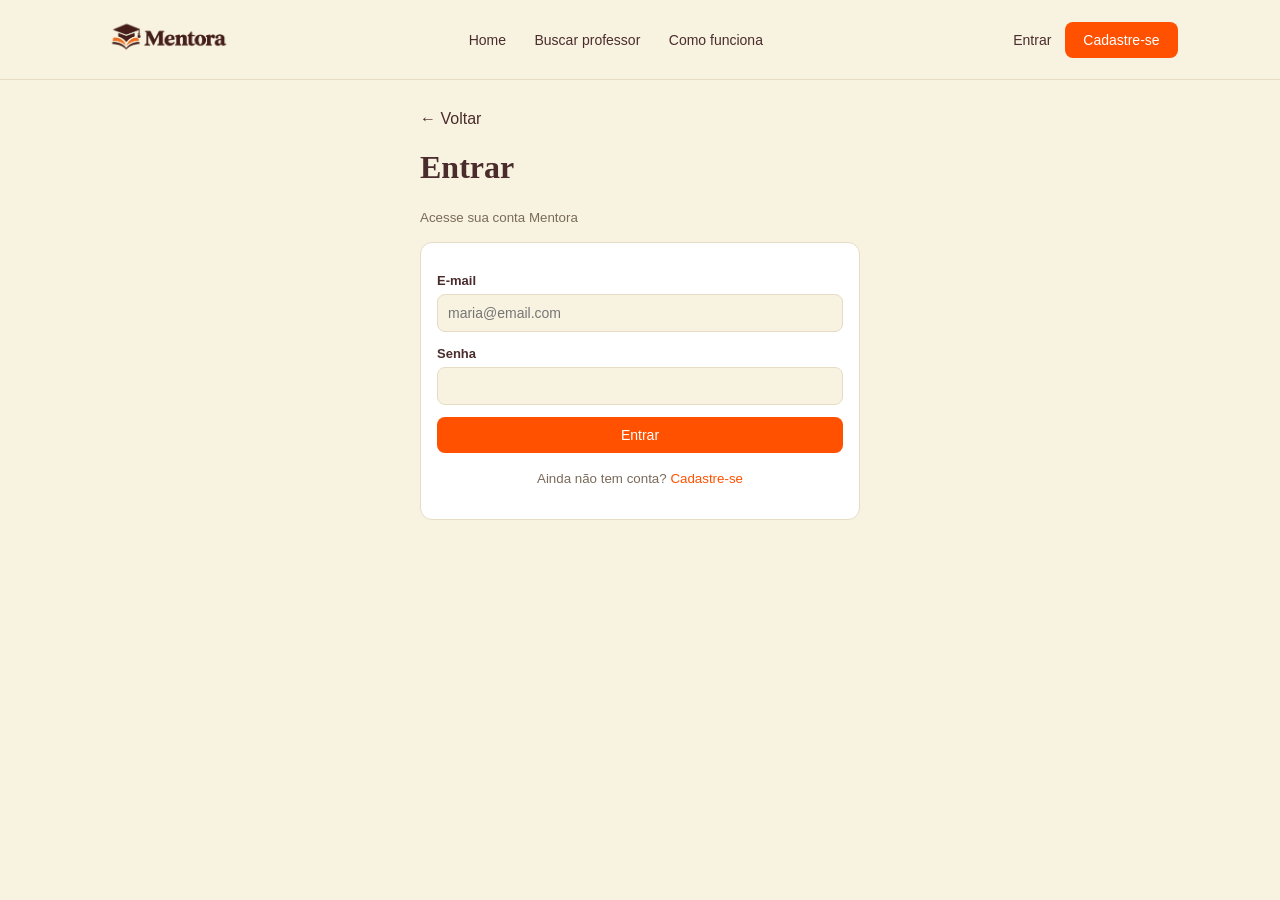
<file: Mentora_site/mentora/professor.html>
<!DOCTYPE html>
<html lang="pt-BR">
<head>
  <meta charset="UTF-8">
  <meta name="viewport" content="width=device-width, initial-scale=1">
  <title>Mentora</title>
  <link rel="icon" type="image/png" href="Imagens/capelo.png">
  <link rel="stylesheet" href="style.css">
</head>

<body>

  <div id="menu"></div>

  <!-- Cabeçalho com informações do professor e navegação entre as abas -->
  <div class="cabecalho">
    <div class="container" style="margin:0 auto; padding:20px">

      <div class="linha">
        <span class="avatar grande p-inicial"></span>

        <div class="cresce">
          <b class="p-nome"></b><br>
          <small class="laranja p-materia"></small>
        </div>

        <a href="#" class="tag" onclick="trocarAba('pedidos'); return false;">
          <b class="contador"></b> Solicitações pendentes →
        </a>
      </div>

      <!-- Botões de navegação do painel -->
      <div class="abas">
        <button data-aba="inicio" class="ativo" onclick="trocarAba('inicio')">Início</button>
        <button data-aba="pedidos" onclick="trocarAba('pedidos')">Pedidos (<span class="contador"></span>)</button>
        <button data-aba="agenda" onclick="trocarAba('agenda')">Agenda</button>
        <button data-aba="perfil" onclick="trocarAba('perfil')">Perfil</button>
      </div>

    </div>
  </div>

  <div class="container">

    <!-- Avisos sobre o status da conta do professor -->
    <div id="aviso-status"></div>

    <!-- Aba inicial com os indicadores e informações do professor -->
    <div class="aba ativa" id="aba-inicio">

      <div class="grade">
        <div class="card">
          <small>Aulas (Set)</small>
          <h2 id="c-aulas">—</h2>
        </div>

        <div class="card">
          <small>Ganhos (Set)</small>
          <h2 id="c-ganhos">—</h2>
        </div>

        <div class="card">
          <small>Avaliação</small>
          <h2 id="c-nota">—</h2>
        </div>

        <div class="card">
          <small>Alunos ativos</small>
          <h2 id="c-alunos">—</h2>
        </div>
      </div>

      <!-- Organiza as próximas aulas e os pagamentos em duas colunas -->
      <div class="grade" style="margin-top:20px">
        <div>
          <h2>Próximas aulas</h2>
          <div id="proximas"></div>
        </div>

        <div>
          <h2>Status dos pagamentos</h2>
          <div id="pagamentos"></div>
          <small>Para confirmar uma aula, clique em “PIN →” na aula e passe o número ao aluno.</small>
        </div>
      </div>

    </div>

    <!-- Aba de solicitações de aulas -->
    <div class="aba" id="aba-pedidos">
      <h2>Solicitações de aulas</h2>
      <div id="pedidos"></div>
    </div>

    <!-- Aba de agenda -->
    <div class="aba" id="aba-agenda">
      <h2>Minha agenda</h2>
      <div id="agenda"></div>
    </div>

    <!-- Aba principal do perfil -->
    <div class="aba" id="aba-perfil">
      <h2>Meu perfil</h2>

      <div class="card linha">
        <span class="avatar grande p-inicial"></span>
        <div>
          <b class="p-nome"></b><br>
          <small class="laranja p-materia"></small>
        </div>
      </div>

      <a href="#" class="menu-item" onclick="trocarAba('perfil-editar'); return false;">✏️ Editar perfil</a>
      <a href="#" class="menu-item" onclick="trocarAba('perfil-disciplinas'); return false;">📚 Minhas disciplinas</a>
      <a href="#" class="menu-item" onclick="trocarAba('perfil-notificacoes'); return false;">🔔 Notificações<span id="qtdNotif"></span></a>
      <a href="buscar.html" class="menu-item">🎓 Trocar para aluno</a>
      <a href="#" class="menu-item" onclick="sair(); return false;">🚪 Sair</a>
    </div>

    <!-- Área para editar as informações do perfil -->
    <div class="aba" id="aba-perfil-editar">
      <a href="#" onclick="trocarAba('perfil'); return false;">← Voltar</a>
      <h2>Editar perfil</h2>

      <form class="card" onsubmit="salvarPerfilProfessor(event)">
        <label>Nome completo</label>
        <input type="text" id="pe-nome" required>

        <label>Formação acadêmica</label>
        <input type="text" id="pe-formacao" required>

        <label>Apresentação</label>
        <textarea rows="3" id="pe-bio" placeholder="Fale sobre sua experiência e metodologia..."></textarea>

        <button class="btn btn-largo" style="width:100%">Salvar alterações</button>
      </form>
    </div>

    <!-- Área para gerenciar as disciplinas ensinadas -->
    <div class="aba" id="aba-perfil-disciplinas">
      <a href="#" onclick="trocarAba('perfil'); return false;">← Voltar</a>
      <h2>Minhas disciplinas</h2>

      <div class="card">
        <small>Clique para marcar ou desmarcar as matérias que você ensina.</small>
        <div id="disciplinas" style="margin-top:10px"></div>
      </div>
    </div>

    <!-- Área de notificações do professor -->
    <div class="aba" id="aba-perfil-notificacoes">
      <a href="#" onclick="trocarAba('perfil'); return false;">← Voltar</a>
      <h2>Notificações</h2>
      <div id="notificacoes"></div>
    </div>

  </div>

  <script src="api.js"></script>
  <script src="script.js"></script>

  <script>
    montarMenu();
    mostrarPainel(); // Busca tudo na API (perfil, pedidos, agenda, pagamentos...)
  </script>

</body>
</html>
</file>
<file: Mentora_site/mentora/style.css>
/* ==========================================
   CORES PRINCIPAIS DO SITE
   Define as cores, fontes e estilos básicos.
========================================== */

:root {
  --laranja:#ff5100;
  --marrom:#4a2c2c;
  --creme:#f8f3e0;
  --borda:#e5dcc3;
}

* {
  box-sizing:border-box;
}

body {
  margin:0;
  font-family:Arial,sans-serif;
  background:var(--creme);
  color:var(--marrom);
}

h1,h2,h3,.logo {
  font-family:Georgia,serif;
}

a {
  color:inherit;
  text-decoration:none;
}

small {
  color:#7a6a5a;
}


/* ==========================================
   MENU DO TOPO
   Organiza o menu, a logo e os links.
========================================== */

.topo {
  display:flex;
  justify-content:space-between;
  align-items:center;
  padding:14px 8%;
  border-bottom:1px solid var(--borda);
  position:relative;
  background:var(--creme);
  z-index:100;
}

.logo {
  color:var(--laranja);
  font-size:24px;
  font-weight:bold;
}

.topo nav a {
  margin:0 12px;
  font-size:14px;
}

.topo > div a {
  margin-left:14px;
  font-size:14px;
}

/* Elementos exclusivos do menu de celular ficam escondidos no computador */
.menu-mobile-btn,
.menu-fechar,
.menu-fundo,
.menu-mobile-conta {
  display:none;
}


/* ==========================================
   BOTÕES, AVATARES E ETIQUETAS
========================================== */

.btn {
  display:inline-block;
  background:var(--laranja);
  color:#fff;
  border:0;
  border-radius:8px;
  padding:10px 18px;
  font-size:14px;
  cursor:pointer;
}

.btn-claro {
  background:#fff;
  color:var(--marrom);
  border:1px solid var(--borda);
}

.btn-largo {
  display:block;
  text-align:center;
  margin-top:12px;
}

.avatar {
  display:inline-block;
  width:36px;
  height:36px;
  line-height:36px;
  text-align:center;
  border-radius:50%;
  background:#ffe3d6;
  color:var(--laranja);
}

.grande {
  width:48px;
  height:48px;
  line-height:48px;
  border-radius:10px;
  background:var(--borda);
  color:var(--marrom);
}

.tag {
  display:inline-block;
  background:#ffe3d6;
  color:var(--laranja);
  border-radius:20px;
  padding:3px 10px;
  margin:2px;
  font-size:12px;
}

.laranja {
  color:var(--laranja);
}


/* ==========================================
   LAYOUT
   Organiza os conteúdos, linhas, colunas e cards.
========================================== */

.container {
  max-width:900px;
  margin:30px auto;
  padding:0 20px;
}

.estreito {
  max-width:480px;
}

.centro {
  text-align:center;
}

.grade {
  display:grid;
  grid-template-columns:repeat(auto-fit,minmax(200px,1fr));
  gap:16px;
}

.linha {
  display:flex;
  align-items:center;
  gap:12px;
}

.cresce {
  flex:1;
}

.card {
  background:#fff;
  border:1px solid var(--borda);
  border-radius:12px;
  padding:16px;
  margin-bottom:12px;
}

.preco {
  color:var(--laranja);
  font-weight:bold;
  font-size:18px;
  text-align:right;
}


/* ==========================================
   HOME
   Define o banner, chamada para ação e rodapé.
========================================== */

.hero {
  background:var(--marrom);
  color:var(--creme);
  padding:70px 8%;
  display:flex;
  justify-content:space-between;
  align-items:center;
  flex-wrap:wrap;
  gap:30px;
}

.hero h1 {
  font-size:48px;
  margin:12px 0;
  max-width:420px;
}

.hero p {
  max-width:420px;
}

.hero .card {
  background:#5e3d3d;
  border:0;
  color:#fff;
  min-width:200px;
}

.cta {
  background:var(--marrom);
  color:var(--creme);
  border-radius:16px;
  padding:40px;
  margin:40px 0;
}

.rodape {
  display:flex;
  justify-content:space-between;
  padding:20px 8%;
  border-top:1px solid var(--borda);
  font-size:13px;
}


/* ==========================================
   FORMULÁRIOS
   Define campos, etiquetas e etapas do cadastro.
========================================== */

label {
  display:block;
  font-size:13px;
  font-weight:bold;
  margin:14px 0 6px;
}

input[type=text],
input[type=email],
input[type=password],
input[type=number],
input[type=time],
textarea {
  width:100%;
  padding:10px;
  background:var(--creme);
  border:1px solid var(--borda);
  border-radius:8px;
  font-size:14px;
}

.chip {
  display:inline-block;
  background:var(--creme);
  border:1px solid var(--borda);
  border-radius:20px;
  padding:6px 14px;
  margin:3px;
  font-size:13px;
  cursor:pointer;
  color:var(--marrom);
}

.chip.ativo {
  background:var(--laranja);
  color:#fff;
  border-color:var(--laranja);
}

.barra {
  display:flex;
  gap:6px;
  margin:10px 0 20px;
}

.barra span {
  flex:1;
  height:4px;
  background:var(--borda);
}

.barra span.feita {
  background:var(--laranja);
}

.etapa {
  display:none;
}


/* ==========================================
   ABAS E MENU
   Controla a aparência e visibilidade das abas.
========================================== */

.abas {
  display:flex;
  gap:8px;
  margin:20px 0;
}

.abas button {
  background:#fff;
  border:1px solid var(--borda);
  border-radius:8px;
  padding:8px 16px;
  cursor:pointer;
  color:var(--marrom);
}

.abas button.ativo {
  background:var(--laranja);
  color:#fff;
  border-color:var(--laranja);
}

.aba {
  display:none;
}

.aba.ativa {
  display:block;
}

.cabecalho {
  background:#fff;
  border-bottom:1px solid var(--borda);
}

.menu-item {
  display:block;
  background:#fff;
  border:1px solid var(--borda);
  border-radius:10px;
  padding:14px;
  margin-bottom:8px;
}


/* ==========================================
   LOGO
   Ajusta o tamanho e a proporção da imagem.
========================================== */

.logo img {
  width:130px;
  height:45px;
  object-fit:contain;
}


/* ==========================================
   PAINEL DO ADMINISTRADOR
   Define mensagens de sucesso e avisos.
========================================== */

.ok {
  color:#2e7d32;
  margin:6px 0;
}

.aviso {
  color:#b26a00;
  margin:6px 0;
  font-weight:bold;
}

.abas button b {
  margin-left:4px;
}


/* ==========================================
   FOTO DO PROFESSOR
   Ajusta tamanho e aparência das fotos.
========================================== */

.foto-prof {
  width:48px;
  height:48px;
  border-radius:10px;
  object-fit:cover;
}


/* ==========================================
   RESPONSIVIDADE PARA TABLETS
   Ajusta o site para telas de até 768px.
========================================== */

@media (max-width:768px) {

  /* Organiza o menu superior */
  .topo {
    flex-wrap:wrap;
    justify-content:space-between;
    gap:12px;
    padding:14px 4%;
  }

  /* Ajusta o conteúdo */
  .container {
    width:100%;
    padding:0 16px;
  }

  /* Ajusta o banner */
  .hero {
    padding:45px 5%;
    gap:20px;
  }

  .hero h1 {
    font-size:38px;
  }

  /* Ajusta os cards */
  .grade {
    grid-template-columns:repeat(2,minmax(0,1fr));
    gap:12px;
  }

  .card {
    padding:14px;
  }

  /* Permite quebra das linhas */
  .linha {
    flex-wrap:wrap;
  }

  .cresce {
    min-width:0;
  }

  /* Ajusta as abas */
  .abas {
    flex-wrap:wrap;
  }

  /* Ajusta a chamada para ação */
  .cta {
    padding:30px;
    margin:25px 0;
  }

  /* Ajusta o rodapé */
  .rodape {
    padding:20px 5%;
    gap:15px;
  }
}


/* ==========================================
   RESPONSIVIDADE PARA CELULARES
   Ajusta o site para telas de até 480px.
========================================== */

@media (max-width:480px) {

  /* Cabeçalho do celular */
  .topo {
    flex-direction:row;
    justify-content:space-between;
    align-items:center;
    padding:10px 16px;
    gap:10px;
  }

  .logo img {
    width:115px;
    height:auto;
  }

  /* Botão de abrir o menu */
  .menu-mobile-btn {
    display:block;
    background:transparent;
    border:0;
    color:var(--marrom);
    font-size:30px;
    line-height:1;
    cursor:pointer;
    padding:6px;
  }

  /* Esconde a conta que aparece no computador */
  .menu-desktop-conta {
    display:none !important;
  }

  /* Painel lateral */
  .topo nav.menu-lateral {
    display:flex;
    flex-direction:column;
    align-items:stretch;
    justify-content:flex-start;
    gap:8px;

    position:fixed;
    top:0;
    right:0;
    width:min(290px, 85vw);
    height:100vh;
    height:100dvh;

    padding:70px 22px 24px;
    background:var(--creme);
    box-shadow:-4px 0 18px rgba(0,0,0,0.18);

    z-index:202;
    overflow-y:auto;

    transform:translateX(110%);
    transition:transform 0.3s ease;
  }

  /* Quando o JavaScript abre o menu */
  .topo nav.menu-lateral.aberto {
    transform:translateX(0);
  }

  /* Links dentro do painel */
  .topo nav.menu-lateral > a {
    display:block;
    margin:0;
    padding:13px 8px;
    border-bottom:1px solid var(--borda);
    font-size:15px;
  }

  /* Botão de fechar */
  .menu-fechar {
    display:block;
    position:absolute;
    top:14px;
    right:18px;
    background:transparent;
    border:0;
    color:var(--marrom);
    font-size:32px;
    cursor:pointer;
  }

  /* Fundo escuro atrás do painel */
  .menu-fundo {
    display:block;
    position:fixed;
    inset:0;
    background:rgba(0,0,0,0.45);
    z-index:201;

    opacity:0;
    visibility:hidden;
    transition:opacity 0.3s ease, visibility 0.3s ease;
  }

  .menu-fundo.aberto {
    opacity:1;
    visibility:visible;
  }

  /* Links de conta dentro do menu lateral */
  .menu-mobile-conta {
    display:flex;
    flex-direction:column;
    gap:12px;
    margin-top:14px;
  }

  .menu-mobile-conta a {
    display:block;
    margin:0;
    padding:10px 8px;
  }

  .menu-mobile-conta .btn {
    text-align:center;
  }

  /* Impede a página de rolar com o menu aberto */
  body.menu-aberto {
    overflow:hidden;
  }

  /* Conteúdo */
  .container {
    width:100%;
    padding:0 14px;
    margin:18px auto;
  }

  .estreito {
    max-width:100%;
  }

  /* Títulos */
  h1 {
    font-size:28px;
  }

  h2 {
    font-size:23px;
  }

  h3 {
    font-size:19px;
  }

  /* Banner inicial */
  .hero {
    flex-direction:column;
    align-items:flex-start;
    padding:35px 20px;
    gap:18px;
  }

  .hero h1 {
    font-size:30px;
  }

  .hero p {
    font-size:14px;
  }

  .hero .card {
    width:100%;
    min-width:0;
  }

  /* Cards em uma coluna */
  .grade {
    grid-template-columns:1fr;
    gap:12px;
  }

  .card {
    width:100%;
    padding:13px;
  }

  /* Linhas */
  .linha {
    flex-wrap:wrap;
    gap:10px;
  }

  .cresce {
    width:100%;
  }

  /* Botões */
  .btn {
    max-width:100%;
    padding:10px 14px;
  }

  .btn-largo {
    width:100%;
  }

  /* Abas com rolagem lateral */
  .abas {
    display:flex;
    flex-wrap:nowrap;
    overflow-x:auto;
    white-space:nowrap;
    padding-bottom:8px;
  }

  .abas button {
    flex-shrink:0;
    font-size:13px;
  }

  /* Formulários */
  input,
  textarea,
  select {
    max-width:100%;
    font-size:16px;
  }

  input[type=text],
  input[type=email],
  input[type=password],
  input[type=number],
  input[type=time],
  textarea {
    width:100%;
  }

  /* Etapas do cadastro */
  .barra {
    gap:4px;
  }

  /* Etiquetas */
  .chip,
  .tag {
    max-width:100%;
  }

  /* Preços */
  .preco {
    text-align:left;
    font-size:16px;
  }

  /* Chamada para ação */
  .cta {
    padding:22px 16px;
    margin:20px 0;
  }

  /* Rodapé */
  .rodape {
    flex-direction:column;
    align-items:center;
    text-align:center;
    padding:20px 14px;
    gap:12px;
  }

  /* Foto dos professores */
  .foto-prof {
    width:42px;
    height:42px;
  }

  /* Cabeçalho do administrador */
  .cabecalho .container {
    padding:14px;
  }
}


/* ==========================================
   CELULARES PEQUENOS
   Ajustes extras para telas de até 360px.
========================================== */

@media (max-width:360px) {

  .hero h1 {
    font-size:26px;
  }

  .abas button {
    padding:7px 10px;
    font-size:12px;
  }

  .card {
    padding:10px;
  }

  .cta {
    padding:18px 12px;
  }

  .btn {
    font-size:13px;
    padding:9px 12px;
  }
}


/* ==========================================
   AJUSTES ESPECÍFICOS DA TELA INICIAL
   Organiza o banner, estatísticas e link.
========================================== */

/* Divide o banner entre texto e estatísticas */
.hero > div:first-child {
  flex:1 1 320px;
  min-width:0;
}

/* Organiza os três cards de estatísticas */
.hero > div:last-child {
  flex:1 1 200px;
  display:grid;
  grid-template-columns:1fr;
  gap:12px;
}

/* Evita espaços extras entre os cards de estatísticas */
.hero > div:last-child .card {
  width:100%;
  min-width:0;
  margin-bottom:0;
}

/* Posiciona o link Ver todos à direita */
.link-todos {
  float:right;
}

/* Ajusta os elementos da tela inicial em celulares */
@media (max-width:480px) {

  /* Faz a área das estatísticas ocupar toda a largura */
  .hero > div:last-child {
    width:100%;
  }

  /* Deixa o link Ver todos abaixo do texto */
  .link-todos {
    float:none;
    display:inline-block;
    margin-top:8px;
  }
}
</file>
